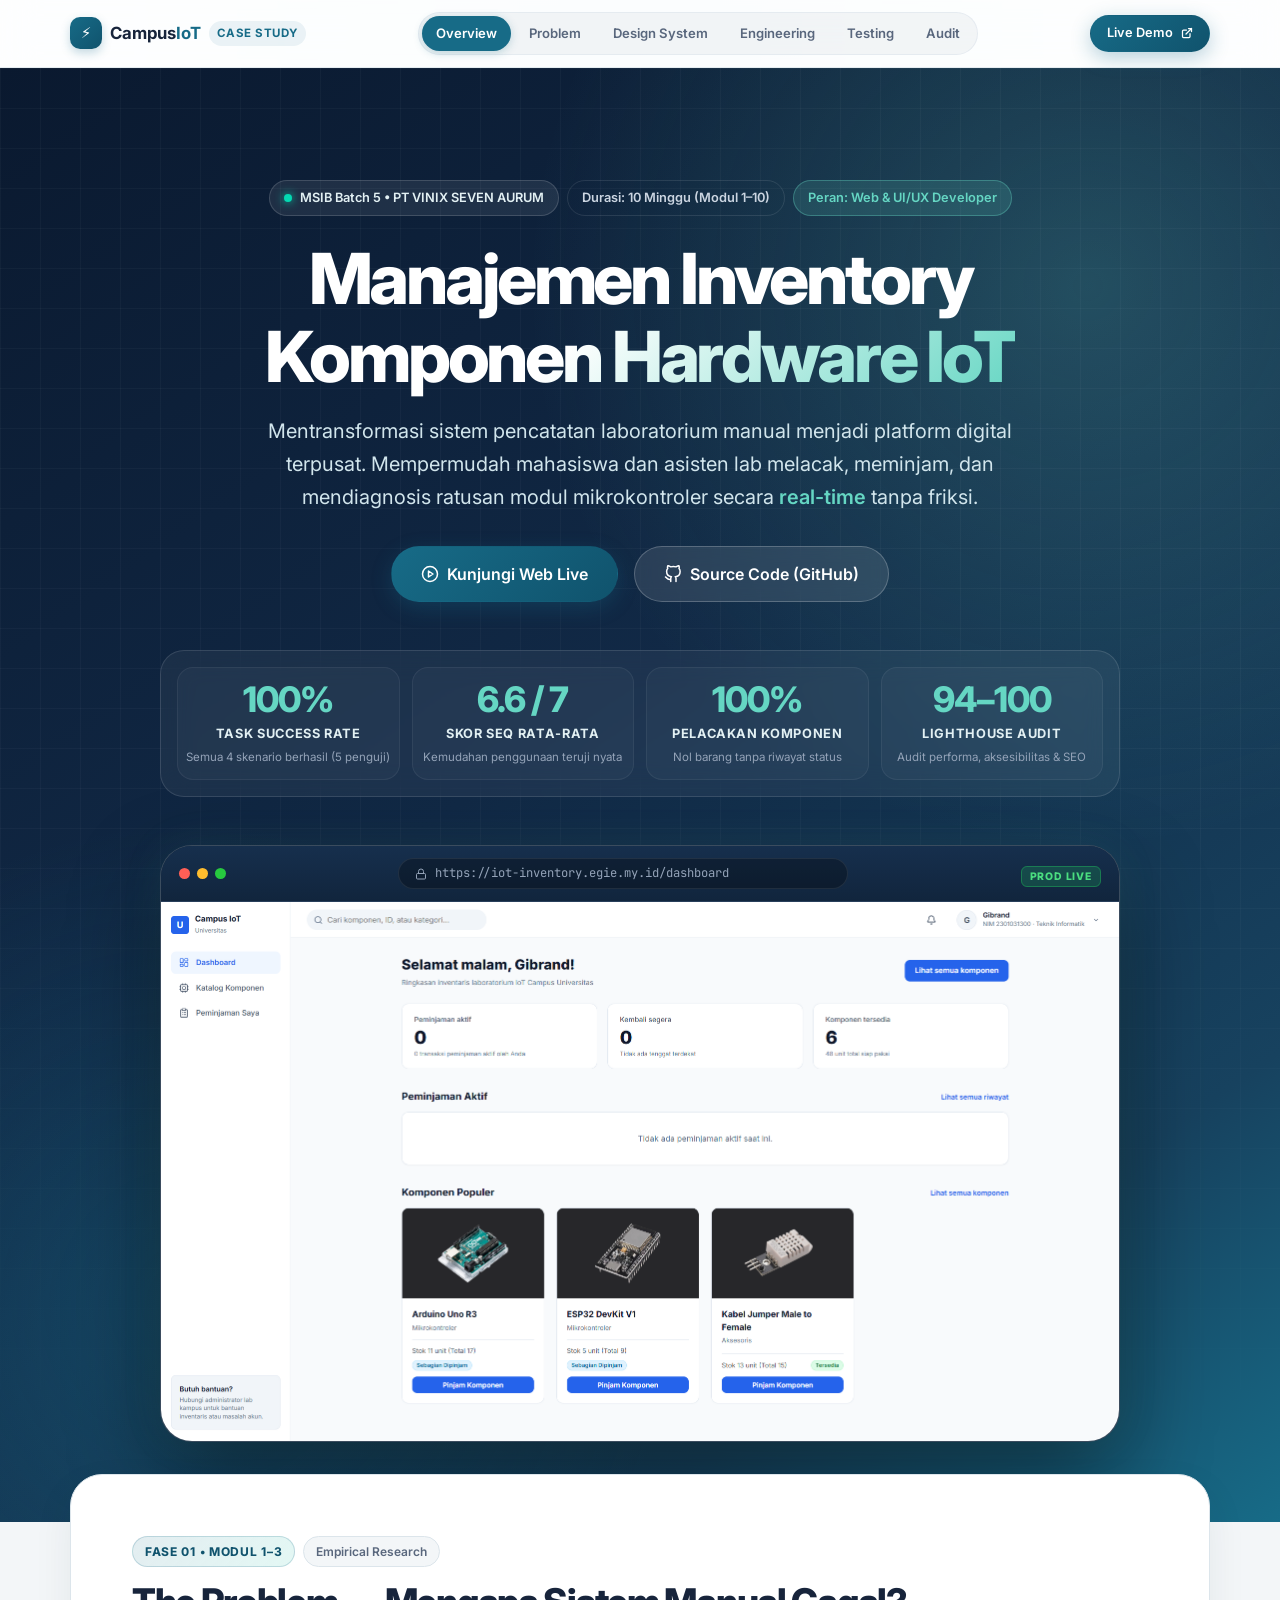
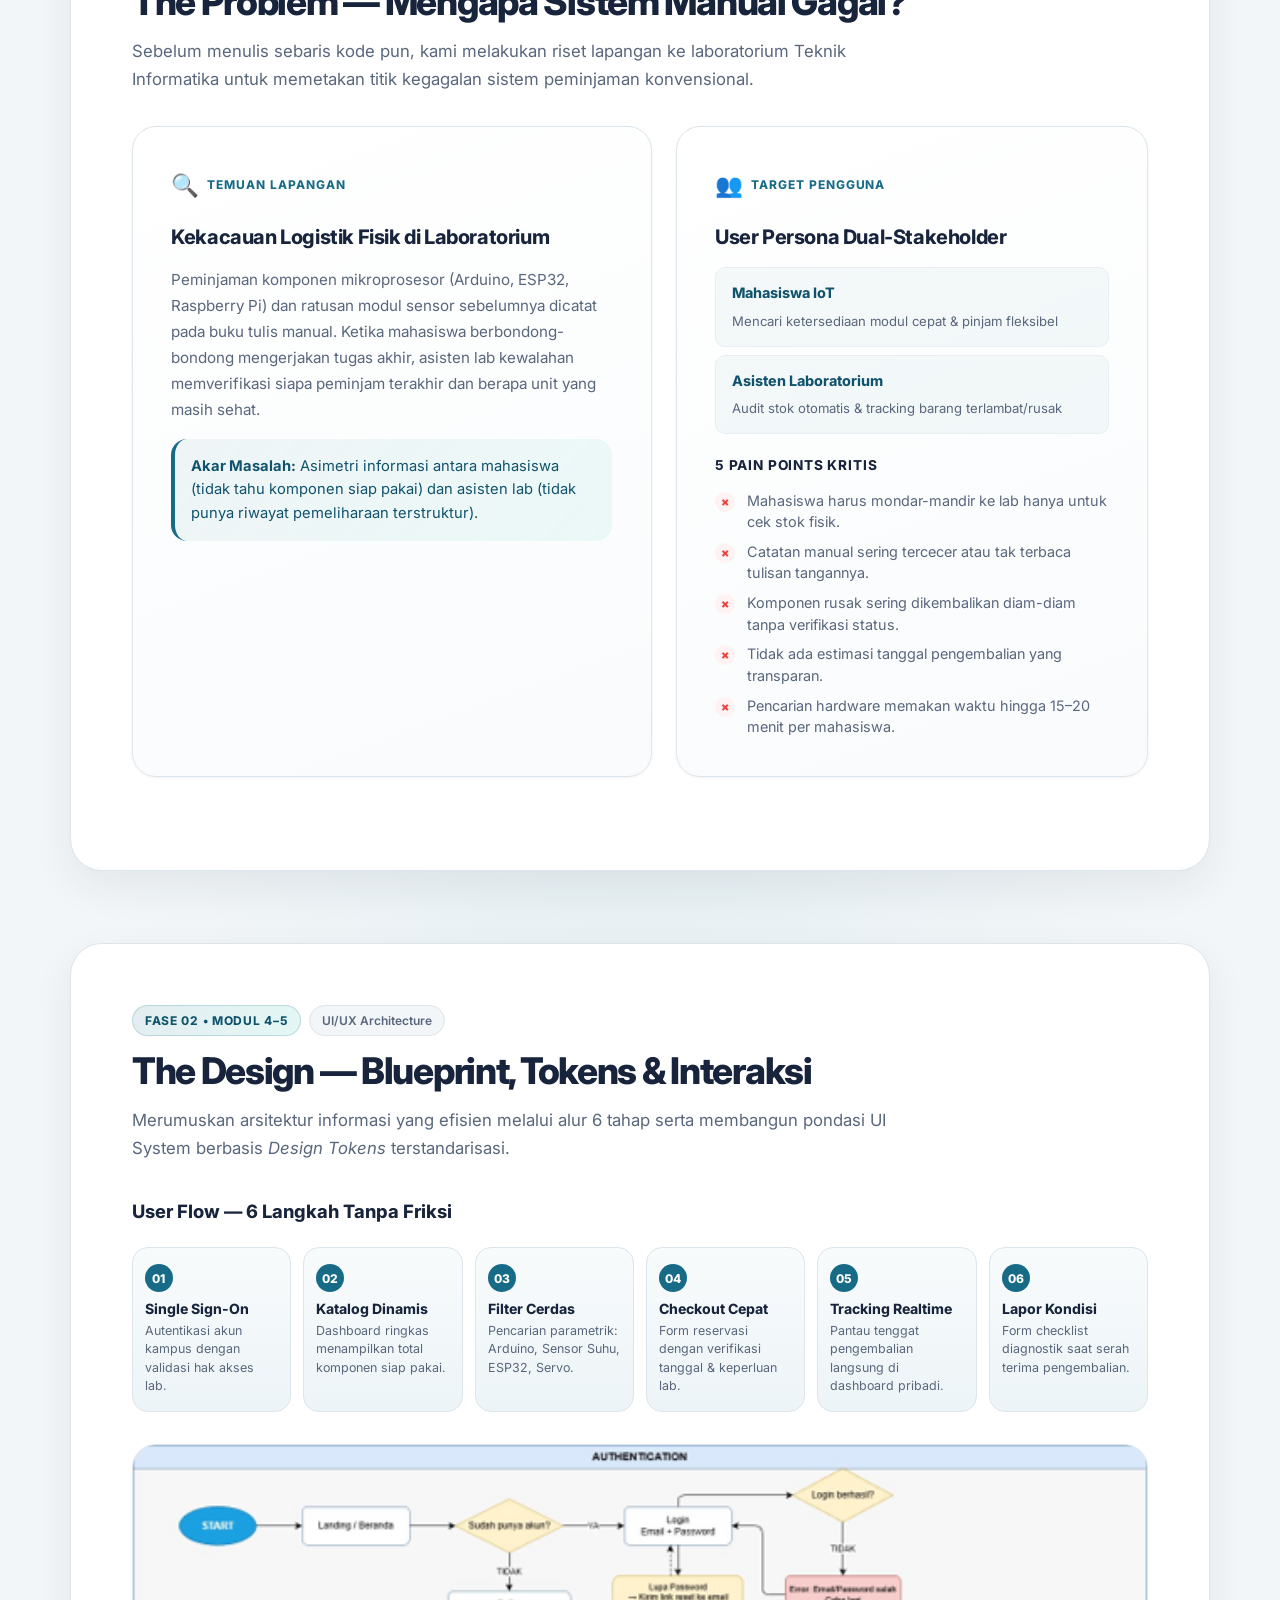
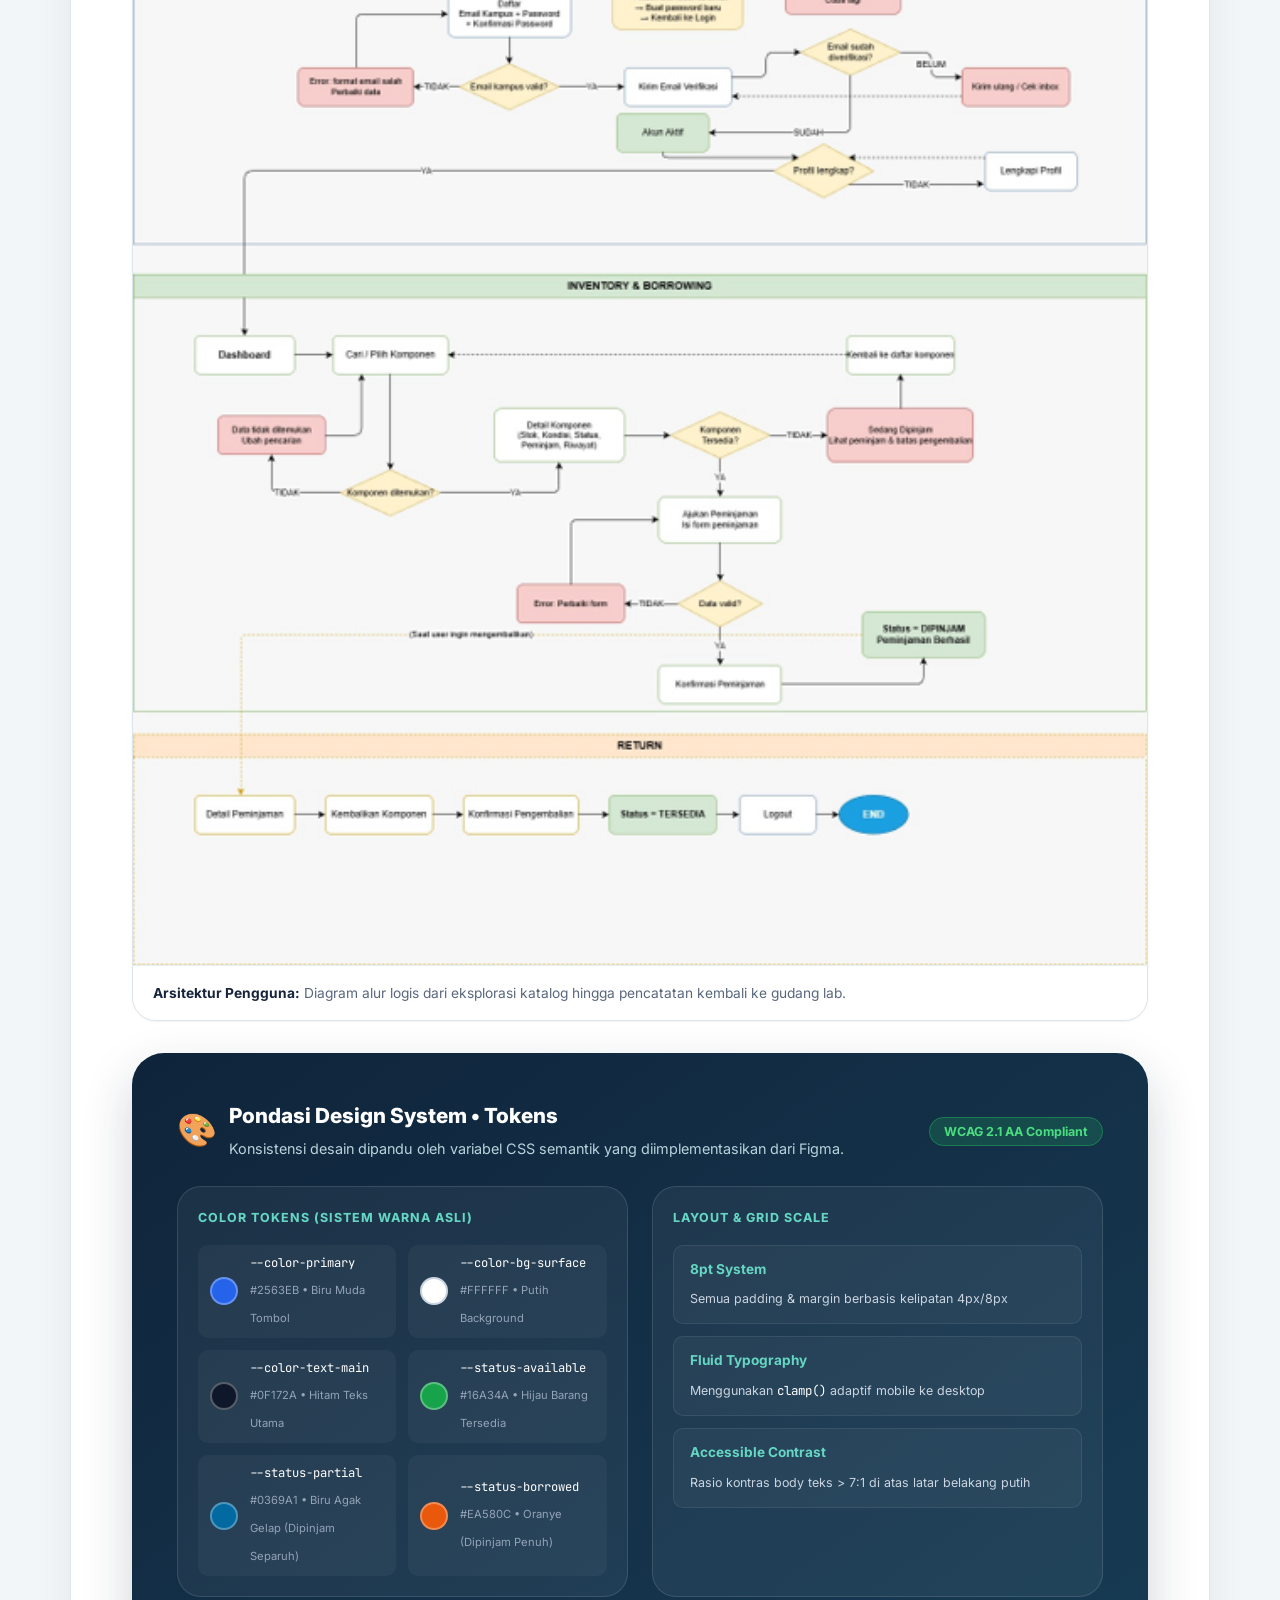
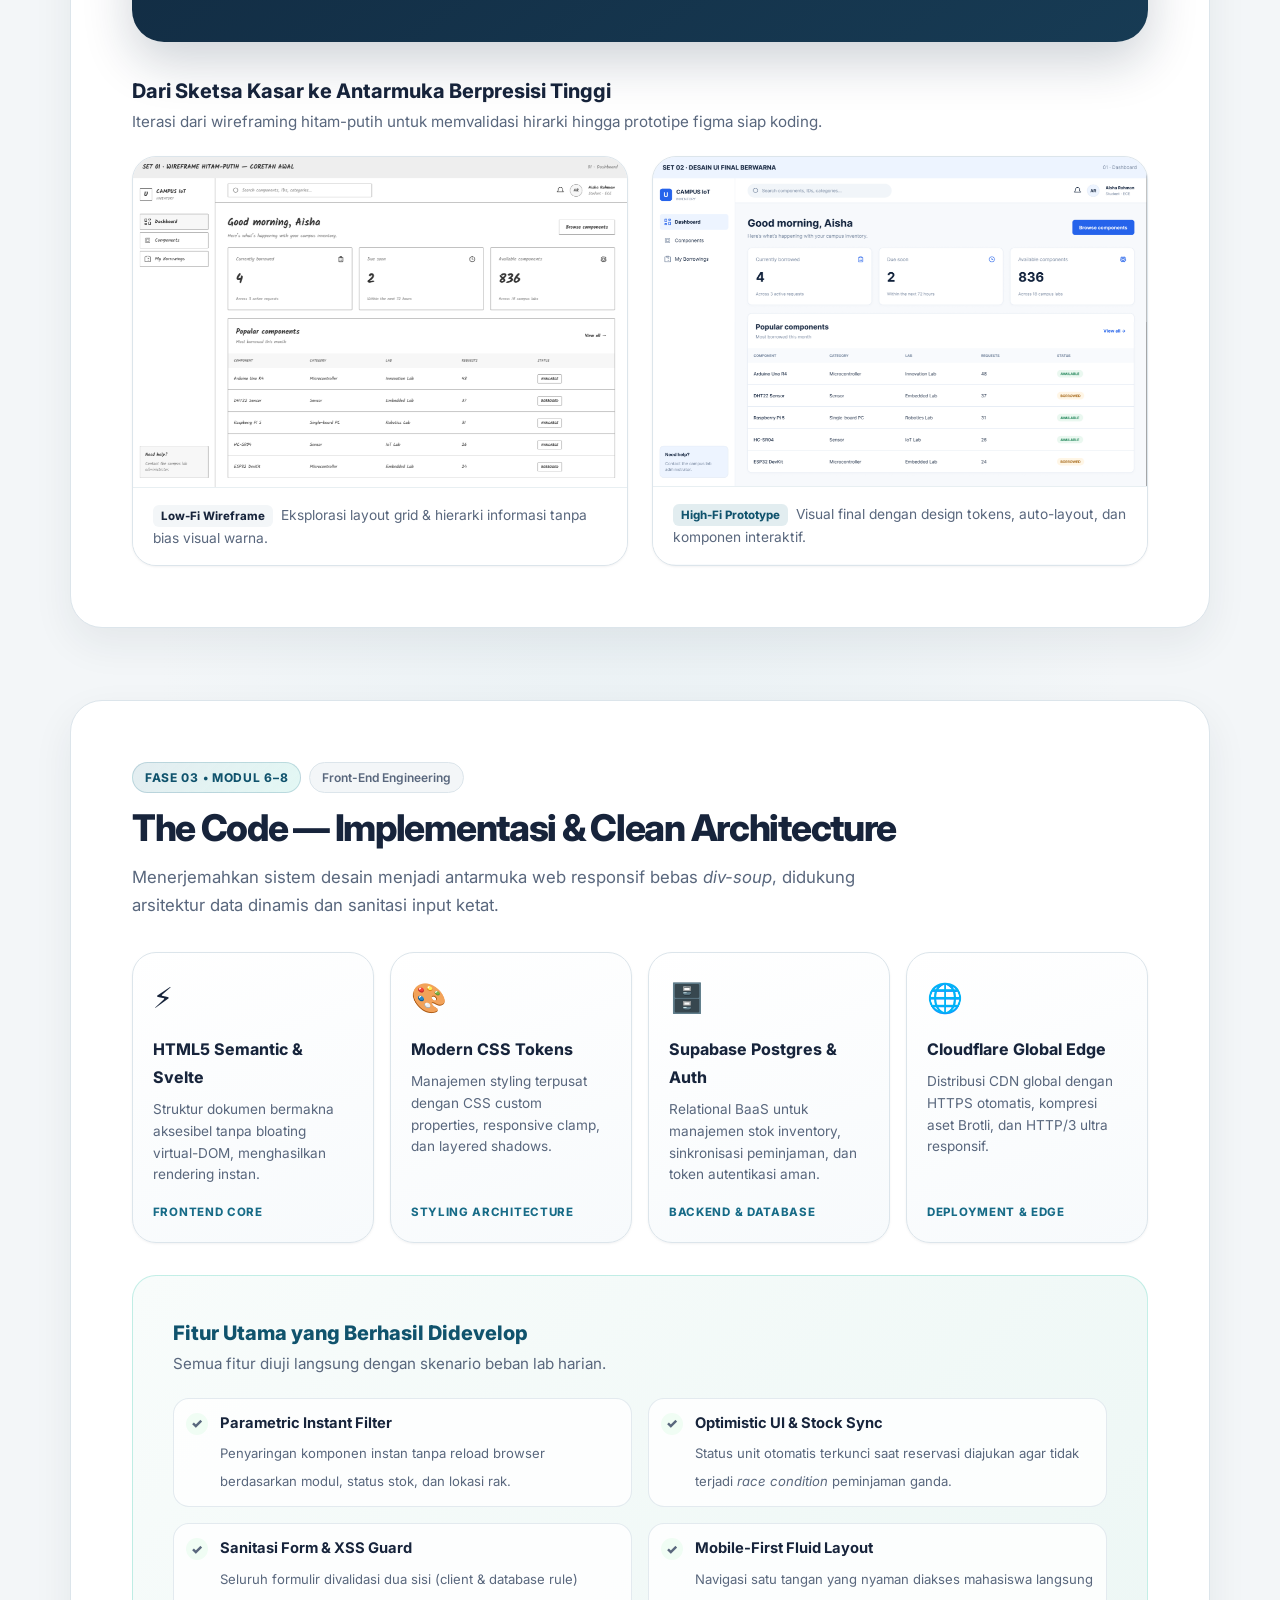
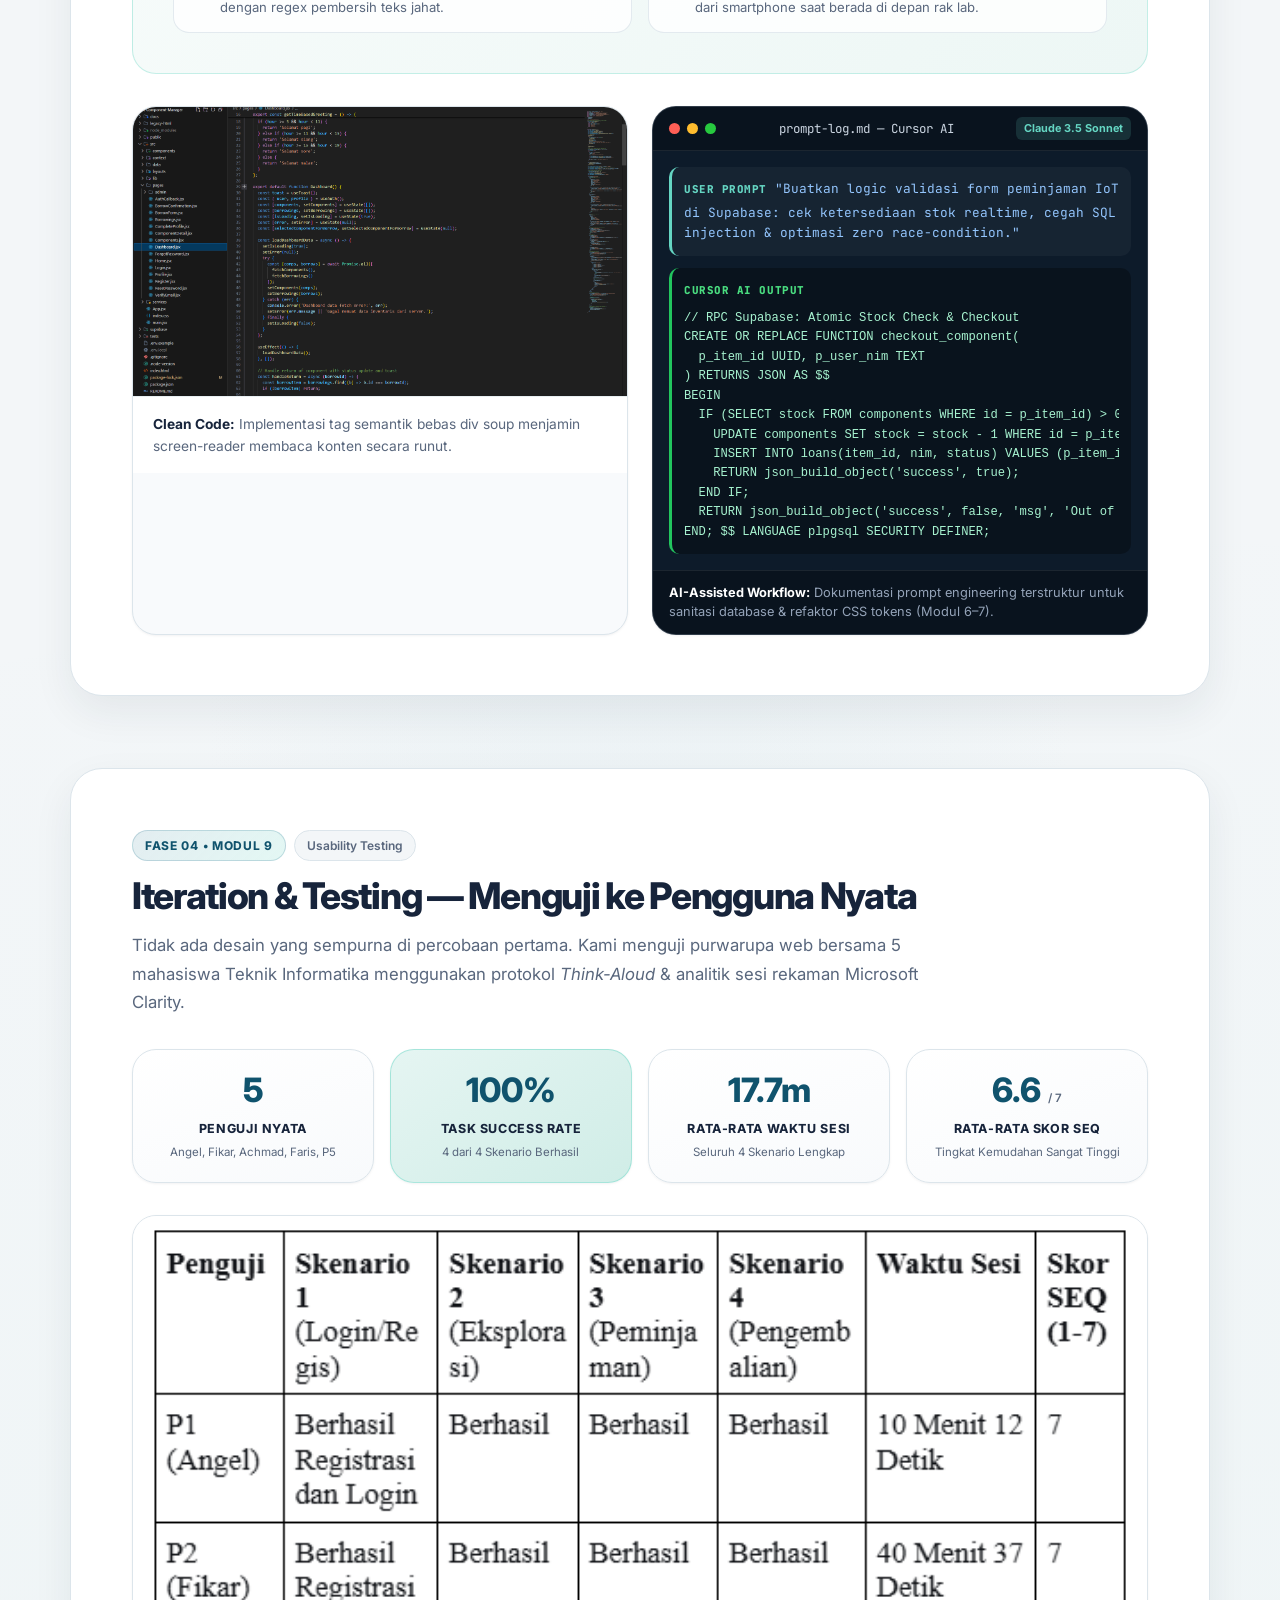
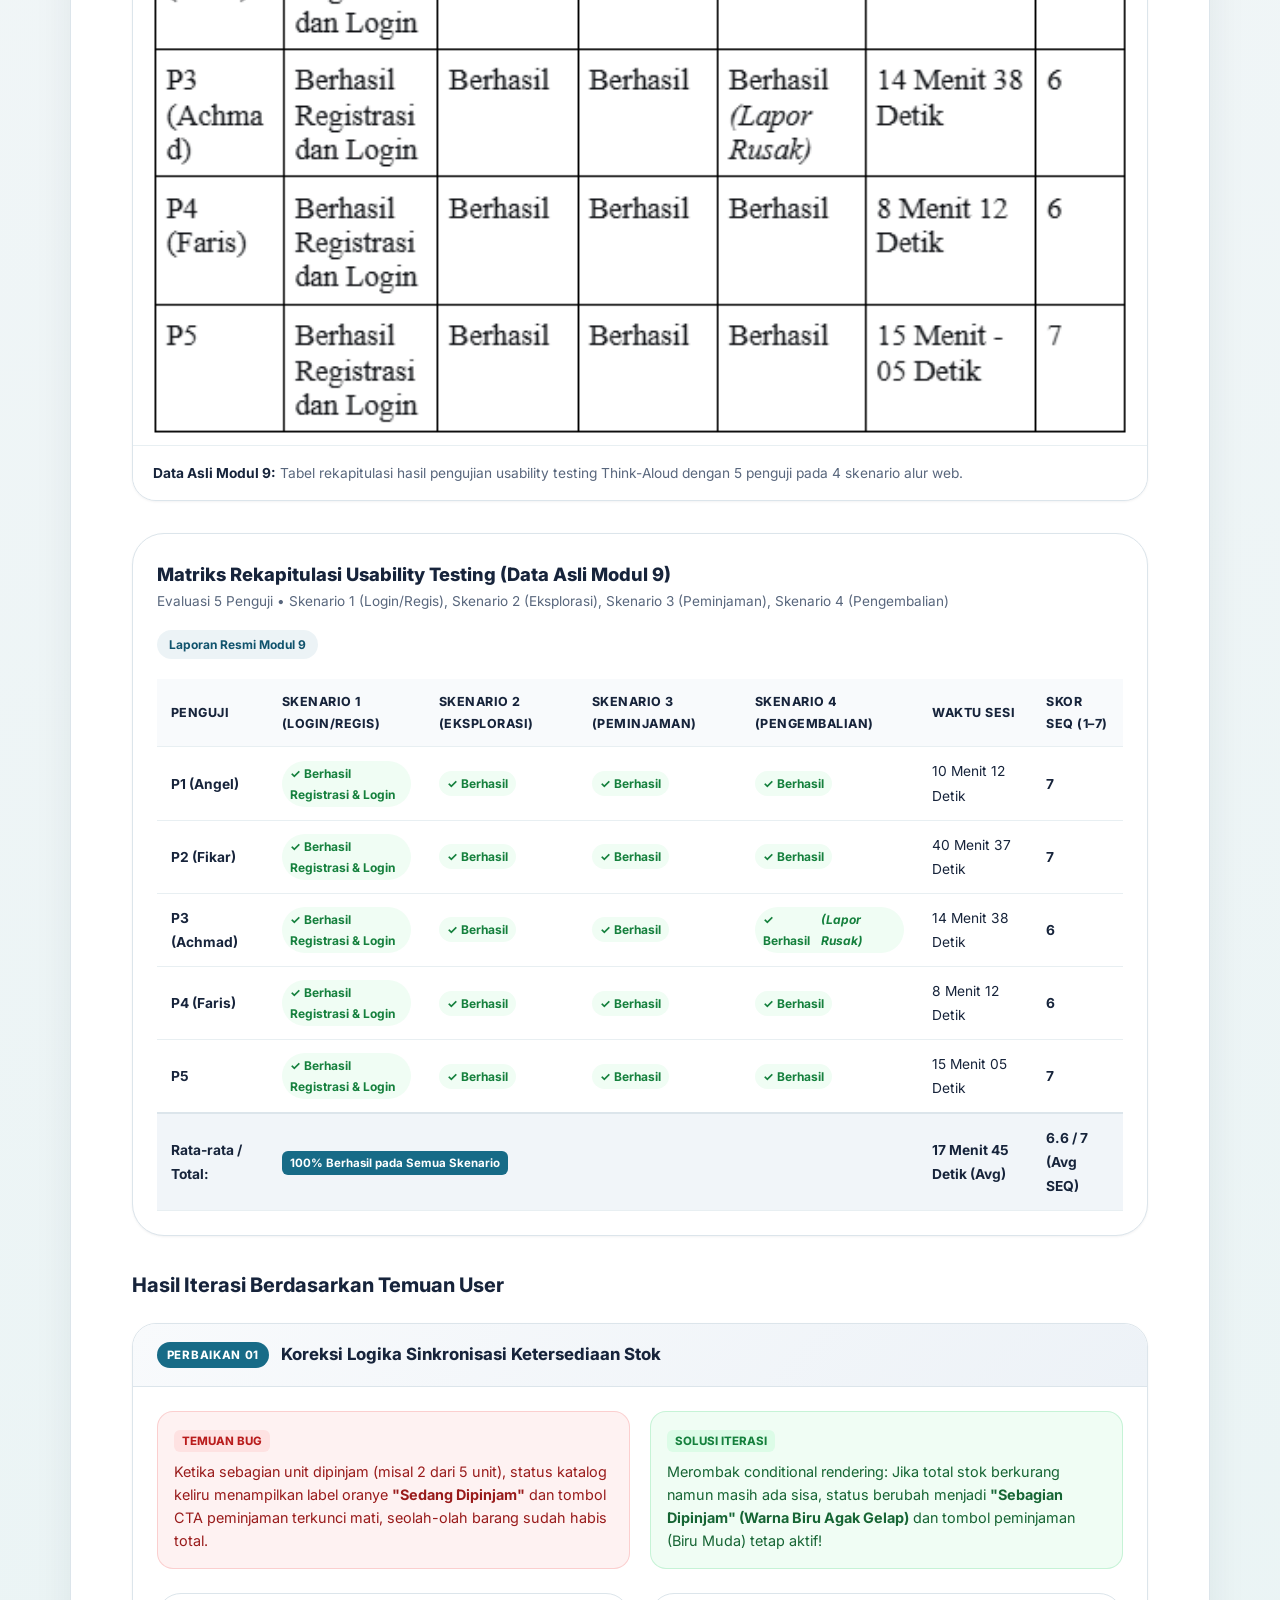
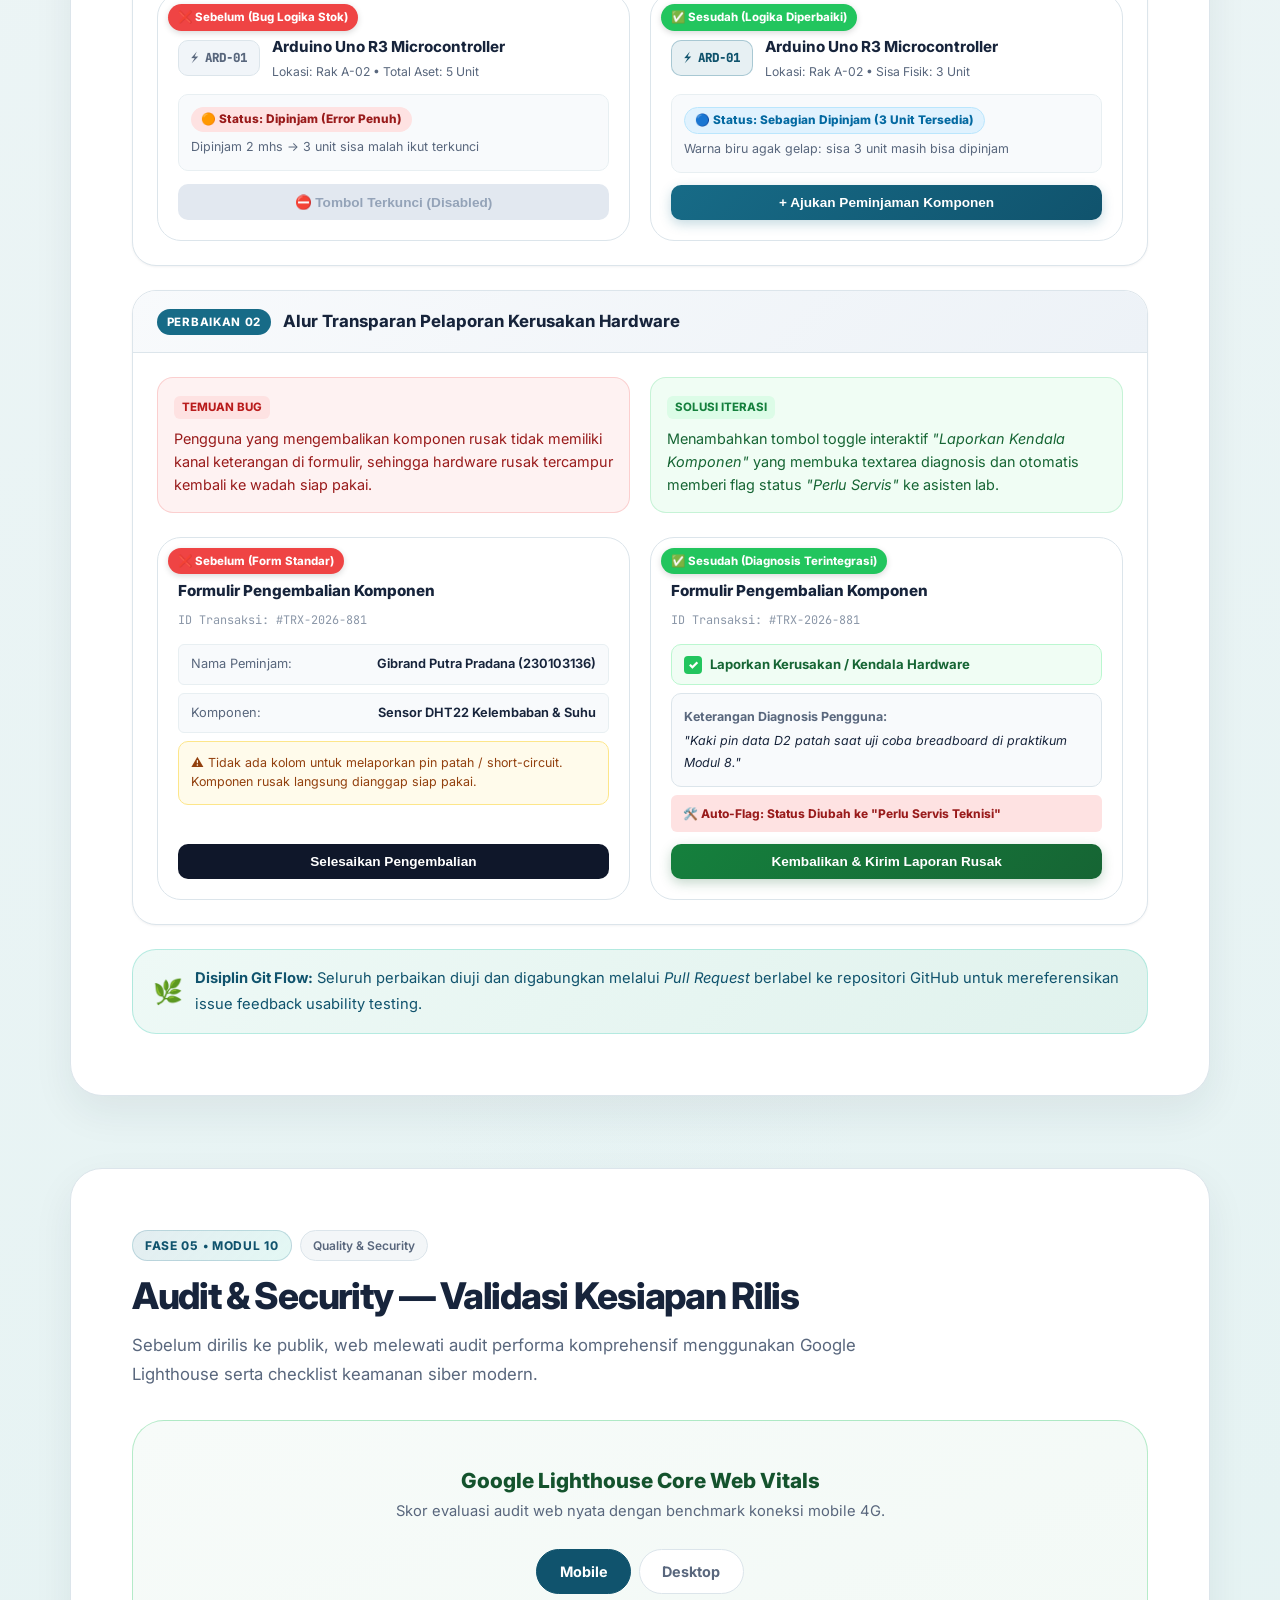
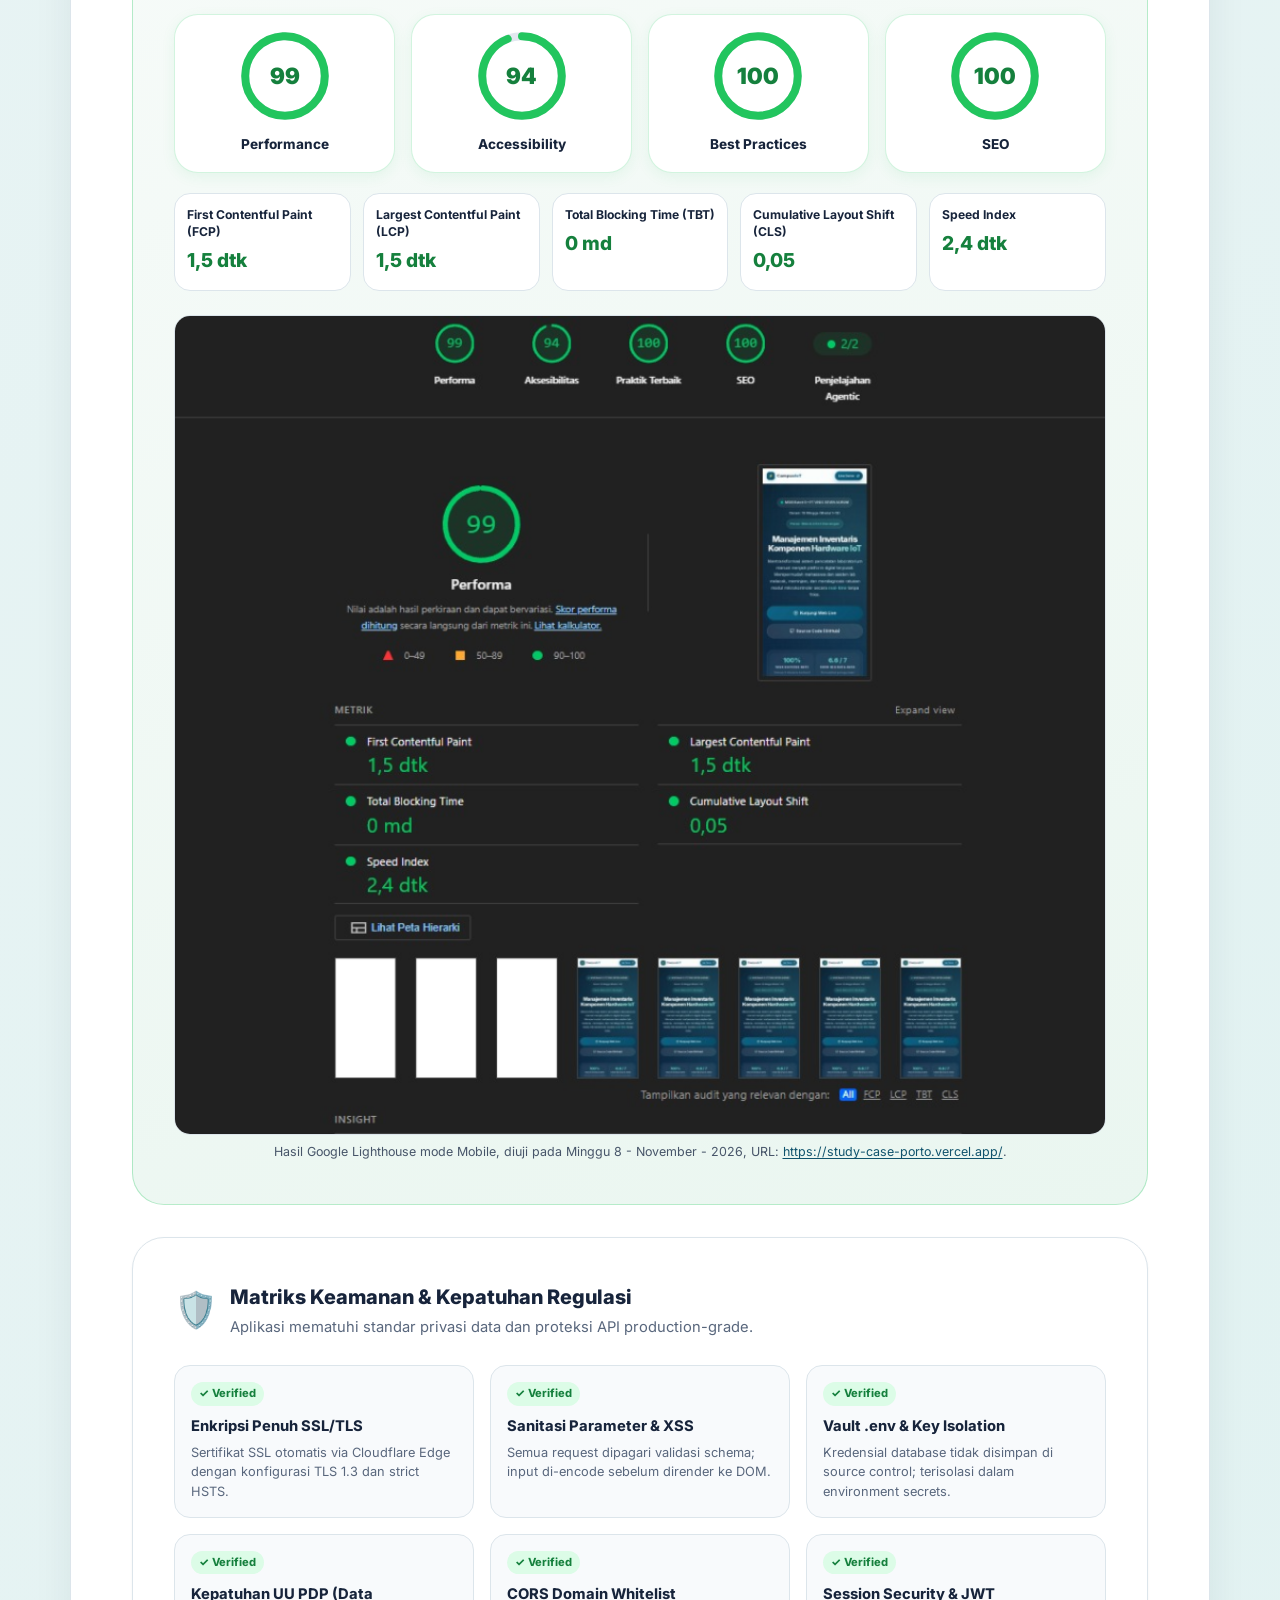
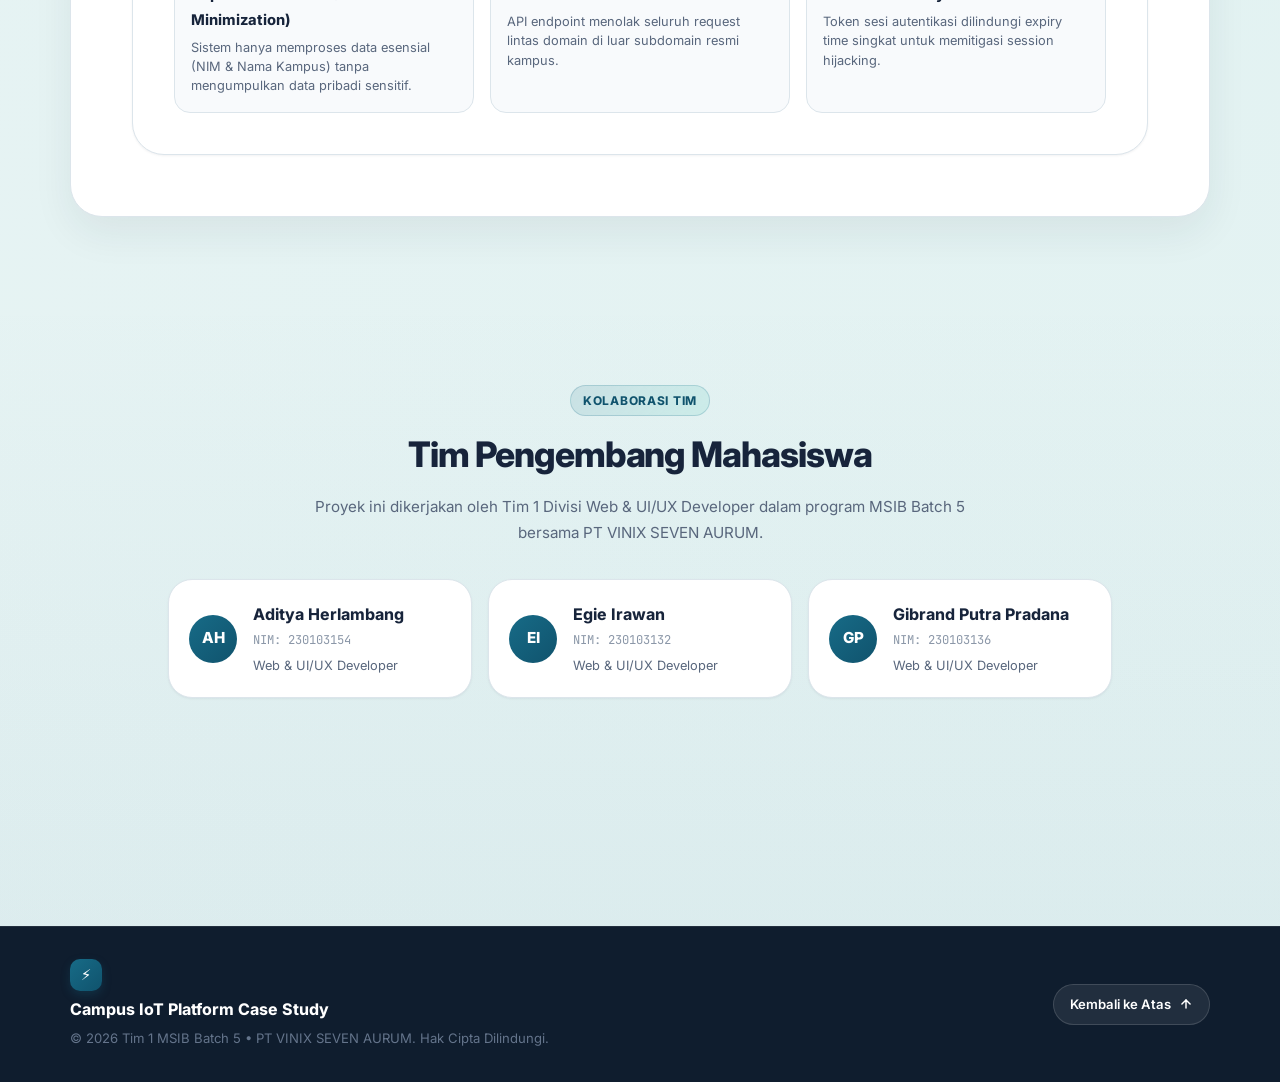
<file: index.html>
<!DOCTYPE html>
<html lang="id">

<head>
    <meta charset="UTF-8">
    <meta name="viewport" content="width=device-width, initial-scale=1.0">
    <meta name="description" content="Case study portfolio platform manajemen inventory komponen IoT kampus. Merancang sistem pelacakan hardware real-time dengan UI/UX modern dan performa tinggi.">
    <title>Campus IoT &mdash; Case Study Portfolio | Gibrand Putra Pradana</title>
    <link rel="icon" type="image/svg+xml" href="assets/favicon.svg">
    
    <!-- Google Fonts: Inter -->
    <link rel="preconnect" href="https://fonts.googleapis.com">
    <link rel="preconnect" href="https://fonts.gstatic.com" crossorigin>
    <link href="https://fonts.googleapis.com/css2?family=Inter:wght@400;500;600;700;800&family=JetBrains+Mono:wght@500;700&display=swap" rel="stylesheet">
    
    <link rel="stylesheet" href="style.css">
</head>

<body>

    <!-- READING PROGRESS BAR -->
    <div id="reading-progress" class="reading-progress" aria-hidden="true"></div>

    <!-- TOP FLOATING HEADER / NAV -->
    <header class="site-header">
        <div class="header-inner">
            <a href="#" class="brand-link" aria-label="Beranda Case Study">
                <span class="brand-logo">⚡</span>
                <span class="brand-name">Campus<strong>IoT</strong></span>
                <span class="brand-badge">Case Study</span>
            </a>

            <nav class="nav-links" aria-label="Navigasi Utama">
                <a href="#overview" class="nav-item">Overview</a>
                <a href="#fase-1" class="nav-item">Problem</a>
                <a href="#fase-2" class="nav-item">Design System</a>
                <a href="#fase-3" class="nav-item">Engineering</a>
                <a href="#fase-4" class="nav-item">Testing</a>
                <a href="#fase-5" class="nav-item">Audit</a>
            </nav>

            <div class="header-actions">
                <a href="https://iot-inventory.egie.my.id/" target="_blank" rel="noopener noreferrer" class="btn btn-sm btn-primary">
                    <span>Live Demo</span>
                    <svg width="12" height="12" viewBox="0 0 24 24" fill="none" stroke="currentColor" stroke-width="2.5" stroke-linecap="round" stroke-linejoin="round" aria-hidden="true"><path d="M18 13v6a2 2 0 0 1-2 2H5a2 2 0 0 1-2-2V8a2 2 0 0 1 2-2h6"></path><polyline points="15 3 21 3 21 9"></polyline><line x1="10" y1="14" x2="21" y2="3"></line></svg>
                </a>
            </div>
        </div>
    </header>

    <!-- HERO SECTION -->
    <section id="overview" class="hero-section">
        <div class="hero-pattern" aria-hidden="true"></div>
        <div class="container hero-container">
            
            <!-- Meta Tag Strip -->
            <div class="hero-meta-strip">
                <span class="meta-pill">
                    <span class="pill-dot"></span> MSIB Batch 5 &bull; PT VINIX SEVEN AURUM
                </span>
                <span class="meta-pill meta-pill--ghost">
                    Durasi: 10 Minggu (Modul 1–10)
                </span>
                <span class="meta-pill meta-pill--accent">
                    Peran: Web &amp; UI/UX Developer
                </span>
            </div>

            <!-- Main Hero Typography -->
            <h1 class="hero-title">
                Manajemen Inventory<br>
                <span class="gradient-text">Komponen Hardware IoT</span>
            </h1>

            <p class="hero-description">
                Mentransformasi sistem pencatatan laboratorium manual menjadi platform digital terpusat. Mempermudah mahasiswa dan asisten lab melacak, meminjam, dan mendiagnosis ratusan modul mikrokontroler secara <em>real-time</em> tanpa friksi.
            </p>

            <!-- Hero Action Buttons -->
            <div class="hero-actions">
                <a href="https://iot-inventory.egie.my.id/" target="_blank" rel="noopener noreferrer" class="btn btn-primary btn-lg">
                    <svg width="18" height="18" viewBox="0 0 24 24" fill="none" stroke="currentColor" stroke-width="2" stroke-linecap="round" stroke-linejoin="round" aria-hidden="true"><circle cx="12" cy="12" r="10"></circle><polygon points="10 8 16 12 10 16 10 8"></polygon></svg>
                    <span>Kunjungi Web Live</span>
                </a>
                <a href="https://github.com/egieirwn/Iot-Component-Manager" target="_blank" rel="noopener noreferrer" class="btn btn-secondary btn-lg">
                    <svg width="18" height="18" viewBox="0 0 24 24" fill="none" stroke="currentColor" stroke-width="2" stroke-linecap="round" stroke-linejoin="round" aria-hidden="true"><path d="M9 19c-5 1.5-5-2.5-7-3m14 6v-3.87a3.37 3.37 0 0 0-.94-2.61c3.14-.35 6.44-1.54 6.44-7A5.44 5.44 0 0 0 20 4.77 5.07 5.07 0 0 0 19.91 1S18.73.65 16 2.48a13.38 13.38 0 0 0-7 0C6.27.65 5.09 1 5.09 1A5.07 5.07 0 0 0 5 4.77a5.44 5.44 0 0 0-1.5 3.78c0 5.42 3.3 6.61 6.44 7A3.37 3.37 0 0 0 9 18.13V22"></path></svg>
                    <span>Source Code (GitHub)</span>
                </a>
            </div>

            <!-- KEY IMPACT METRICS STRIP -->
            <div class="impact-metrics-bar">
                <div class="metric-item">
                    <span class="metric-number">100%</span>
                    <span class="metric-label">Task Success Rate</span>
                    <span class="metric-delta">Semua 4 skenario berhasil (5 penguji)</span>
                </div>
                <div class="metric-item">
                    <span class="metric-number">6.6 / 7</span>
                    <span class="metric-label">Skor SEQ Rata-rata</span>
                    <span class="metric-delta">Kemudahan penggunaan teruji nyata</span>
                </div>
                <div class="metric-item">
                    <span class="metric-number">100%</span>
                    <span class="metric-label">Pelacakan Komponen</span>
                    <span class="metric-delta">Nol barang tanpa riwayat status</span>
                </div>
                <div class="metric-item">
                    <span class="metric-number">94–100</span>
                    <span class="metric-label">Lighthouse Audit</span>
                    <span class="metric-delta">Audit performa, aksesibilitas &amp; SEO</span>
                </div>
            </div>

            <!-- BROWSER MOCKUP SHOWCASE -->
            <div class="browser-frame">
                <div class="browser-header">
                    <div class="browser-dots" aria-hidden="true">
                        <span class="dot dot--red"></span>
                        <span class="dot dot--yellow"></span>
                        <span class="dot dot--green"></span>
                    </div>
                    <div class="browser-address-bar">
                        <svg width="12" height="12" viewBox="0 0 24 24" fill="none" stroke="currentColor" stroke-width="2" aria-hidden="true"><rect x="3" y="11" width="18" height="11" rx="2" ry="2"></rect><path d="M7 11V7a5 5 0 0 1 10 0v4"></path></svg>
                        <span>https://iot-inventory.egie.my.id/dashboard</span>
                    </div>
                    <div class="browser-status">
                        <span class="status-live">PROD LIVE</span>
                    </div>
                </div>
                <div class="browser-content">
                    <img src="assets/Dashboard.png" alt="Mockup Dashboard Platform Campus IoT" loading="eager">
                </div>
            </div>

        </div>
    </section>

    <!-- MAIN CONTENT -->
    <main class="container">

        <!-- ============================================================
             FASE 01: THE PROBLEM & VALIDATION
             ============================================================ -->
        <section id="fase-1" class="case-section">
            <header class="section-heading">
                <div class="section-badge-wrapper">
                    <span class="phase-badge">Fase 01 &bull; Modul 1–3</span>
                    <span class="section-tag">Empirical Research</span>
                </div>
                <h2>The Problem — Mengapa Sistem Manual Gagal?</h2>
                <p class="section-subtext">
                    Sebelum menulis sebaris kode pun, kami melakukan riset lapangan ke laboratorium Teknik Informatika untuk memetakan titik kegagalan sistem peminjaman konvensional.
                </p>
            </header>

            <div class="bento-grid bento-grid--problem">
                <!-- Card 1: Narrative Insight -->
                <article class="bento-card bento-card--lead">
                    <div class="card-icon-header">
                        <span class="icon-bubble">🔍</span>
                        <span class="card-kicker">Temuan Lapangan</span>
                    </div>
                    <h3>Kekacauan Logistik Fisik di Laboratorium</h3>
                    <p>
                        Peminjaman komponen mikroprosesor (Arduino, ESP32, Raspberry Pi) dan ratusan modul sensor sebelumnya dicatat pada buku tulis manual. Ketika mahasiswa berbondong-bondong mengerjakan tugas akhir, asisten lab kewalahan memverifikasi siapa peminjam terakhir dan berapa unit yang masih sehat.
                    </p>
                    <div class="insight-highlight">
                        <strong>Akar Masalah:</strong> Asimetri informasi antara mahasiswa (tidak tahu komponen siap pakai) dan asisten lab (tidak punya riwayat pemeliharaan terstruktur).
                    </div>
                </article>

                <!-- Card 2: Persona Breakdown -->
                <article class="bento-card bento-card--persona">
                    <div class="card-icon-header">
                        <span class="icon-bubble">👥</span>
                        <span class="card-kicker">Target Pengguna</span>
                    </div>
                    <h3>User Persona Dual-Stakeholder</h3>
                    <div class="persona-pills">
                        <div class="persona-pill">
                            <span class="persona-role">Mahasiswa IoT</span>
                            <small>Mencari ketersediaan modul cepat &amp; pinjam fleksibel</small>
                        </div>
                        <div class="persona-pill">
                            <span class="persona-role">Asisten Laboratorium</span>
                            <small>Audit stok otomatis &amp; tracking barang terlambat/rusak</small>
                        </div>
                    </div>

                    <h4 class="mini-title">5 Pain Points Kritis</h4>
                    <ul class="pain-point-list">
                        <li>
                            <span class="pain-icon">&times;</span>
                            <span>Mahasiswa harus mondar-mandir ke lab hanya untuk cek stok fisik.</span>
                        </li>
                        <li>
                            <span class="pain-icon">&times;</span>
                            <span>Catatan manual sering tercecer atau tak terbaca tulisan tangannya.</span>
                        </li>
                        <li>
                            <span class="pain-icon">&times;</span>
                            <span>Komponen rusak sering dikembalikan diam-diam tanpa verifikasi status.</span>
                        </li>
                        <li>
                            <span class="pain-icon">&times;</span>
                            <span>Tidak ada estimasi tanggal pengembalian yang transparan.</span>
                        </li>
                        <li>
                            <span class="pain-icon">&times;</span>
                            <span>Pencarian hardware memakan waktu hingga 15–20 menit per mahasiswa.</span>
                        </li>
                    </ul>
                </article>
            </div>



            <!-- Deliverables Note (Disediakan via Live UI Component) -->
        </section>

        <!-- ============================================================
             FASE 02: THE DESIGN & BLUEPRINT
             ============================================================ -->
        <section id="fase-2" class="case-section">
            <header class="section-heading">
                <div class="section-badge-wrapper">
                    <span class="phase-badge">Fase 02 &bull; Modul 4–5</span>
                    <span class="section-tag">UI/UX Architecture</span>
                </div>
                <h2>The Design — Blueprint, Tokens &amp; Interaksi</h2>
                <p class="section-subtext">
                    Merumuskan arsitektur informasi yang efisien melalui alur 6 tahap serta membangun pondasi UI System berbasis <em>Design Tokens</em> terstandarisasi.
                </p>
            </header>

            <!-- Interactive Stepper Flow -->
            <div class="flow-container">
                <h3 class="flow-title">User Flow — 6 Langkah Tanpa Friksi</h3>
                <div class="stepper-grid">
                    <div class="stepper-step">
                        <span class="step-badge">01</span>
                        <h4>Single Sign-On</h4>
                        <p>Autentikasi akun kampus dengan validasi hak akses lab.</p>
                    </div>
                    <div class="stepper-step">
                        <span class="step-badge">02</span>
                        <h4>Katalog Dinamis</h4>
                        <p>Dashboard ringkas menampilkan total komponen siap pakai.</p>
                    </div>
                    <div class="stepper-step">
                        <span class="step-badge">03</span>
                        <h4>Filter Cerdas</h4>
                        <p>Pencarian parametrik: Arduino, Sensor Suhu, ESP32, Servo.</p>
                    </div>
                    <div class="stepper-step">
                        <span class="step-badge">04</span>
                        <h4>Checkout Cepat</h4>
                        <p>Form reservasi dengan verifikasi tanggal &amp; keperluan lab.</p>
                    </div>
                    <div class="stepper-step">
                        <span class="step-badge">05</span>
                        <h4>Tracking Realtime</h4>
                        <p>Pantau tenggat pengembalian langsung di dashboard pribadi.</p>
                    </div>
                    <div class="stepper-step">
                        <span class="step-badge">06</span>
                        <h4>Lapor Kondisi</h4>
                        <p>Form checklist diagnostik saat serah terima pengembalian.</p>
                    </div>
                </div>
            </div>

            <!-- Flow Diagram Visual -->
            <figure class="deliverable-card deliverable-card--full">
                <div class="media-wrapper">
                    <img src="assets/userflow.png" alt="Diagram user flow alur peminjaman komponen" loading="lazy">
                </div>
                <figcaption>
                    <strong>Arsitektur Pengguna:</strong> Diagram alur logis dari eksplorasi katalog hingga pencatatan kembali ke gudang lab.
                </figcaption>
            </figure>

            <!-- DESIGN SYSTEM TOKEN INSPECTOR WIDGET -->
            <div class="design-system-widget">
                <div class="ds-header">
                    <div class="ds-title-group">
                        <span class="ds-icon">🎨</span>
                        <div>
                            <h3>Pondasi Design System &bull; Tokens</h3>
                            <p>Konsistensi desain dipandu oleh variabel CSS semantik yang diimplementasikan dari Figma.</p>
                        </div>
                    </div>
                    <div class="ds-compliance-badge">
                        <span>WCAG 2.1 AA Compliant</span>
                    </div>
                </div>

                <div class="tokens-demo-grid">
                    <!-- Color Swatches -->
                    <!-- Color Swatches (Warna Asli Web IoT) -->
                    <div class="token-box">
                        <span class="token-box-label">Color Tokens (Sistem Warna Asli)</span>
                        <div class="swatches-list">
                            <div class="swatch-item">
                                <span class="swatch-circle swatch--btn-blue"></span>
                                <div>
                                    <code>--color-primary</code>
                                    <small>#2563EB &bull; Biru Muda Tombol</small>
                                </div>
                            </div>
                            <div class="swatch-item">
                                <span class="swatch-circle swatch--surface-white"></span>
                                <div>
                                    <code>--color-bg-surface</code>
                                    <small>#FFFFFF &bull; Putih Background</small>
                                </div>
                            </div>
                            <div class="swatch-item">
                                <span class="swatch-circle swatch--text-black"></span>
                                <div>
                                    <code>--color-text-main</code>
                                    <small>#0F172A &bull; Hitam Teks Utama</small>
                                </div>
                            </div>
                            <div class="swatch-item">
                                <span class="swatch-circle swatch--status-green"></span>
                                <div>
                                    <code>--status-available</code>
                                    <small>#16A34A &bull; Hijau Barang Tersedia</small>
                                </div>
                            </div>
                            <div class="swatch-item">
                                <span class="swatch-circle swatch--status-partial"></span>
                                <div>
                                    <code>--status-partial</code>
                                    <small>#0369A1 &bull; Biru Agak Gelap (Dipinjam Separuh)</small>
                                </div>
                            </div>
                            <div class="swatch-item">
                                <span class="swatch-circle swatch--status-borrowed"></span>
                                <div>
                                    <code>--status-borrowed</code>
                                    <small>#EA580C &bull; Oranye (Dipinjam Penuh)</small>
                                </div>
                            </div>
                        </div>
                    </div>

                    <!-- Spacing & Typography -->
                    <div class="token-box">
                        <span class="token-box-label">Layout &amp; Grid Scale</span>
                        <div class="grid-rules-list">
                            <div class="rule-badge">
                                <strong>8pt System</strong>
                                <span>Semua padding &amp; margin berbasis kelipatan 4px/8px</span>
                            </div>
                            <div class="rule-badge">
                                <strong>Fluid Typography</strong>
                                <span>Menggunakan <code>clamp()</code> adaptif mobile ke desktop</span>
                            </div>
                            <div class="rule-badge">
                                <strong>Accessible Contrast</strong>
                                <span>Rasio kontras body teks &gt; 7:1 di atas latar belakang putih</span>
                            </div>
                        </div>
                    </div>
                </div>
            </div>

            <!-- Wireframe vs Hi-Fi Dual Comparison -->
            <div class="dual-showcase">
                <div class="dual-header">
                    <h3>Dari Sketsa Kasar ke Antarmuka Berpresisi Tinggi</h3>
                    <p>Iterasi dari wireframing hitam-putih untuk memvalidasi hirarki hingga prototipe figma siap koding.</p>
                </div>
                <div class="dual-grid">
                    <figure class="deliverable-card">
                        <div class="media-wrapper">
                            <img src="assets/wireframe hitam-putih.png" alt="Wireframe low fidelity campus iot" loading="lazy">
                        </div>
                        <figcaption>
                            <span class="tag-badge">Low-Fi Wireframe</span> Eksplorasi layout grid &amp; hierarki informasi tanpa bias visual warna.
                        </figcaption>
                    </figure>
                    <figure class="deliverable-card">
                        <div class="media-wrapper">
                            <img src="assets/UI final berwarna.png" alt="High fidelity prototype figma campus iot" loading="lazy">
                        </div>
                        <figcaption>
                            <span class="tag-badge tag-badge--accent">High-Fi Prototype</span> Visual final dengan design tokens, auto-layout, dan komponen interaktif.
                        </figcaption>
                    </figure>
                </div>
            </div>
        </section>

        <!-- ============================================================
             FASE 03: THE CODE & ENGINEERING
             ============================================================ -->
        <section id="fase-3" class="case-section">
            <header class="section-heading">
                <div class="section-badge-wrapper">
                    <span class="phase-badge">Fase 03 &bull; Modul 6–8</span>
                    <span class="section-tag">Front-End Engineering</span>
                </div>
                <h2>The Code — Implementasi &amp; Clean Architecture</h2>
                <p class="section-subtext">
                    Menerjemahkan sistem desain menjadi antarmuka web responsif bebas <em>div-soup</em>, didukung arsitektur data dinamis dan sanitasi input ketat.
                </p>
            </header>

            <!-- Tech Stack Bento Cards -->
            <div class="tech-bento-grid">
                <div class="tech-card">
                    <div class="tech-card-icon">⚡</div>
                    <h4>HTML5 Semantic &amp; Svelte</h4>
                    <p>Struktur dokumen bermakna aksesibel tanpa bloating virtual-DOM, menghasilkan rendering instan.</p>
                    <span class="tech-role">Frontend Core</span>
                </div>

                <div class="tech-card">
                    <div class="tech-card-icon">🎨</div>
                    <h4>Modern CSS Tokens</h4>
                    <p>Manajemen styling terpusat dengan CSS custom properties, responsive clamp, dan layered shadows.</p>
                    <span class="tech-role">Styling Architecture</span>
                </div>

                <div class="tech-card">
                    <div class="tech-card-icon">🗄️</div>
                    <h4>Supabase Postgres &amp; Auth</h4>
                    <p>Relational BaaS untuk manajemen stok inventory, sinkronisasi peminjaman, dan token autentikasi aman.</p>
                    <span class="tech-role">Backend &amp; Database</span>
                </div>

                <div class="tech-card">
                    <div class="tech-card-icon">🌐</div>
                    <h4>Cloudflare Global Edge</h4>
                    <p>Distribusi CDN global dengan HTTPS otomatis, kompresi aset Brotli, dan HTTP/3 ultra responsif.</p>
                    <span class="tech-role">Deployment &amp; Edge</span>
                </div>
            </div>

            <!-- Key Feature Execution Matrix -->
            <div class="features-highlight-box">
                <div class="fh-header">
                    <h3>Fitur Utama yang Berhasil Didevelop</h3>
                    <p>Semua fitur diuji langsung dengan skenario beban lab harian.</p>
                </div>
                <div class="features-list-grid">
                    <div class="feat-item">
                        <span class="feat-check">&check;</span>
                        <div>
                            <strong>Parametric Instant Filter</strong>
                            <span>Penyaringan komponen instan tanpa reload browser berdasarkan modul, status stok, dan lokasi rak.</span>
                        </div>
                    </div>
                    <div class="feat-item">
                        <span class="feat-check">&check;</span>
                        <div>
                            <strong>Optimistic UI &amp; Stock Sync</strong>
                            <span>Status unit otomatis terkunci saat reservasi diajukan agar tidak terjadi <em>race condition</em> peminjaman ganda.</span>
                        </div>
                    </div>
                    <div class="feat-item">
                        <span class="feat-check">&check;</span>
                        <div>
                            <strong>Sanitasi Form &amp; XSS Guard</strong>
                            <span>Seluruh formulir divalidasi dua sisi (client &amp; database rule) dengan regex pembersih teks jahat.</span>
                        </div>
                    </div>
                    <div class="feat-item">
                        <span class="feat-check">&check;</span>
                        <div>
                            <strong>Mobile-First Fluid Layout</strong>
                            <span>Navigasi satu tangan yang nyaman diakses mahasiswa langsung dari smartphone saat berada di depan rak lab.</span>
                        </div>
                    </div>
                </div>
            </div>

            <!-- Code Deliverables Showcase -->
            <div class="deliverables-grid">
                <figure class="deliverable-card">
                    <div class="media-wrapper">
                        <img src="assets/Code Editor.png" alt="Screenshot struktur semantic HTML" loading="lazy">
                    </div>
                    <figcaption>
                        <strong>Clean Code:</strong> Implementasi tag semantik bebas div soup menjamin screen-reader membaca konten secara runut.
                    </figcaption>
                </figure>
                <div class="deliverable-card ai-terminal-card">
                    <div class="terminal-bar">
                        <div class="browser-dots" aria-hidden="true">
                            <span class="dot dot--red"></span>
                            <span class="dot dot--yellow"></span>
                            <span class="dot dot--green"></span>
                        </div>
                        <span class="terminal-filename">prompt-log.md &mdash; Cursor AI</span>
                        <span class="terminal-tag">Claude 3.5 Sonnet</span>
                    </div>
                    <div class="terminal-content">
                        <div class="terminal-line terminal-user">
                            <span class="t-badge t-user">User Prompt</span>
                            <code>"Buatkan logic validasi form peminjaman IoT di Supabase: cek ketersediaan stok realtime, cegah SQL injection &amp; optimasi zero race-condition."</code>
                        </div>
                        <div class="terminal-line terminal-ai">
                            <span class="t-badge t-ai">Cursor AI Output</span>
                            <pre><code>// RPC Supabase: Atomic Stock Check &amp; Checkout
CREATE OR REPLACE FUNCTION checkout_component(
  p_item_id UUID, p_user_nim TEXT
) RETURNS JSON AS $$
BEGIN
  IF (SELECT stock FROM components WHERE id = p_item_id) &gt; 0 THEN
    UPDATE components SET stock = stock - 1 WHERE id = p_item_id;
    INSERT INTO loans(item_id, nim, status) VALUES (p_item_id, p_user_nim, 'active');
    RETURN json_build_object('success', true);
  END IF;
  RETURN json_build_object('success', false, 'msg', 'Out of stock');
END; $$ LANGUAGE plpgsql SECURITY DEFINER;</code></pre>
                        </div>
                    </div>
                    <div class="terminal-footer">
                        <strong>AI-Assisted Workflow:</strong> Dokumentasi prompt engineering terstruktur untuk sanitasi database &amp; refaktor CSS tokens (Modul 6&ndash;7).
                    </div>
                </div>
            </div>
        </section>

        <!-- ============================================================
             FASE 04: ITERATION & TESTING
             ============================================================ -->
        <section id="fase-4" class="case-section">
            <header class="section-heading">
                <div class="section-badge-wrapper">
                    <span class="phase-badge">Fase 04 &bull; Modul 9</span>
                    <span class="section-tag">Usability Testing</span>
                </div>
                <h2>Iteration &amp; Testing — Menguji ke Pengguna Nyata</h2>
                <p class="section-subtext">
                    Tidak ada desain yang sempurna di percobaan pertama. Kami menguji purwarupa web bersama 5 mahasiswa Teknik Informatika menggunakan protokol <em>Think-Aloud</em> &amp; analitik sesi rekaman Microsoft Clarity.
                </p>
            </header>

            <!-- Testing Metrics Summary (Data Asli Modul 9) -->
            <div class="metrics-summary-card">
                <div class="metric-block">
                    <span class="mb-value">5</span>
                    <span class="mb-label">Penguji Nyata</span>
                    <small>Angel, Fikar, Achmad, Faris, P5</small>
                </div>
                <div class="metric-block metric-block--highlight">
                    <span class="mb-value">100%</span>
                    <span class="mb-label">Task Success Rate</span>
                    <small>4 dari 4 Skenario Berhasil</small>
                </div>
                <div class="metric-block">
                    <span class="mb-value">17.7m</span>
                    <span class="mb-label">Rata-rata Waktu Sesi</span>
                    <small>Seluruh 4 Skenario Lengkap</small>
                </div>
                <div class="metric-block">
                    <span class="mb-value">6.6 <small>/ 7</small></span>
                    <span class="mb-label">Rata-rata Skor SEQ</span>
                    <small>Tingkat Kemudahan Sangat Tinggi</small>
                </div>
            </div>

            <!-- Screenshot Asli Laporan Modul 9 -->
            <figure class="deliverable-card deliverable-card--full">
                <div class="media-wrapper">
                    <img src="assets/matriks-testing.png" alt="Tabel hasil usability testing Modul 9 kelompok Tim 1" loading="lazy">
                </div>
                <figcaption>
                    <strong>Data Asli Modul 9:</strong> Tabel rekapitulasi hasil pengujian usability testing Think-Aloud dengan 5 penguji pada 4 skenario alur web.
                </figcaption>
            </figure>

            <!-- Testing Table Deliverable (Interactive Data Matrix) -->
            <div class="deliverable-card deliverable-card--full testing-table-card">
                <div class="table-card-header">
                    <div>
                        <h4>Matriks Rekapitulasi Usability Testing (Data Asli Modul 9)</h4>
                        <p>Evaluasi 5 Penguji &bull; Skenario 1 (Login/Regis), Skenario 2 (Eksplorasi), Skenario 3 (Peminjaman), Skenario 4 (Pengembalian)</p>
                    </div>
                    <span class="table-badge">Laporan Resmi Modul 9</span>
                </div>
                <div class="table-responsive">
                    <table class="ut-table">
                        <thead>
                            <tr>
                                <th>Penguji</th>
                                <th>Skenario 1 (Login/Regis)</th>
                                <th>Skenario 2 (Eksplorasi)</th>
                                <th>Skenario 3 (Peminjaman)</th>
                                <th>Skenario 4 (Pengembalian)</th>
                                <th>Waktu Sesi</th>
                                <th>Skor SEQ (1&ndash;7)</th>
                            </tr>
                        </thead>
                        <tbody>
                            <tr>
                                <td><strong>P1 (Angel)</strong></td>
                                <td><span class="status-pill status-pass">&check; Berhasil Registrasi &amp; Login</span></td>
                                <td><span class="status-pill status-pass">&check; Berhasil</span></td>
                                <td><span class="status-pill status-pass">&check; Berhasil</span></td>
                                <td><span class="status-pill status-pass">&check; Berhasil</span></td>
                                <td>10 Menit 12 Detik</td>
                                <td><strong class="seq-score">7</strong></td>
                            </tr>
                            <tr>
                                <td><strong>P2 (Fikar)</strong></td>
                                <td><span class="status-pill status-pass">&check; Berhasil Registrasi &amp; Login</span></td>
                                <td><span class="status-pill status-pass">&check; Berhasil</span></td>
                                <td><span class="status-pill status-pass">&check; Berhasil</span></td>
                                <td><span class="status-pill status-pass">&check; Berhasil</span></td>
                                <td>40 Menit 37 Detik</td>
                                <td><strong class="seq-score">7</strong></td>
                            </tr>
                            <tr>
                                <td><strong>P3 (Achmad)</strong></td>
                                <td><span class="status-pill status-pass">&check; Berhasil Registrasi &amp; Login</span></td>
                                <td><span class="status-pill status-pass">&check; Berhasil</span></td>
                                <td><span class="status-pill status-pass">&check; Berhasil</span></td>
                                <td><span class="status-pill status-pass">&check; Berhasil <em>(Lapor Rusak)</em></span></td>
                                <td>14 Menit 38 Detik</td>
                                <td><strong class="seq-score">6</strong></td>
                            </tr>
                            <tr>
                                <td><strong>P4 (Faris)</strong></td>
                                <td><span class="status-pill status-pass">&check; Berhasil Registrasi &amp; Login</span></td>
                                <td><span class="status-pill status-pass">&check; Berhasil</span></td>
                                <td><span class="status-pill status-pass">&check; Berhasil</span></td>
                                <td><span class="status-pill status-pass">&check; Berhasil</span></td>
                                <td>8 Menit 12 Detik</td>
                                <td><strong class="seq-score">6</strong></td>
                            </tr>
                            <tr>
                                <td><strong>P5</strong></td>
                                <td><span class="status-pill status-pass">&check; Berhasil Registrasi &amp; Login</span></td>
                                <td><span class="status-pill status-pass">&check; Berhasil</span></td>
                                <td><span class="status-pill status-pass">&check; Berhasil</span></td>
                                <td><span class="status-pill status-pass">&check; Berhasil</span></td>
                                <td>15 Menit 05 Detik</td>
                                <td><strong class="seq-score">7</strong></td>
                            </tr>
                        </tbody>
                        <tfoot>
                            <tr>
                                <td><strong>Rata-rata / Total:</strong></td>
                                <td colspan="4"><span class="badge-tag badge-tag--highlight">100% Berhasil pada Semua Skenario</span></td>
                                <td><strong>17 Menit 45 Detik</strong> (Avg)</td>
                                <td><strong class="seq-score-total">6.6 / 7</strong> (Avg SEQ)</td>
                            </tr>
                        </tfoot>
                    </table>
                </div>
            </div>

            <!-- Iteration Cases (Before / After Cards) -->
            <div class="iteration-cases">
                <h3 class="iteration-title">Hasil Iterasi Berdasarkan Temuan User</h3>

                <!-- Case 1 -->
                <article class="case-study-diff">
                    <div class="diff-header">
                        <span class="case-number">Perbaikan 01</span>
                        <h4>Koreksi Logika Sinkronisasi Ketersediaan Stok</h4>
                    </div>
                    <div class="diff-body">
                        <div class="diff-narrative">
                            <div class="diff-point diff-point--problem">
                                <span class="dp-badge dp-badge--problem">Temuan Bug</span>
                                <p>Ketika sebagian unit dipinjam (misal 2 dari 5 unit), status katalog keliru menampilkan label oranye <strong>"Sedang Dipinjam"</strong> dan tombol CTA peminjaman terkunci mati, seolah-olah barang sudah habis total.</p>
                            </div>
                            <div class="diff-point diff-point--solution">
                                <span class="dp-badge dp-badge--solution">Solusi Iterasi</span>
                                <p>Merombak conditional rendering: Jika total stok berkurang namun masih ada sisa, status berubah menjadi <strong>"Sebagian Dipinjam" (Warna Biru Agak Gelap)</strong> dan tombol peminjaman (Biru Muda) tetap aktif!</p>
                            </div>
                        </div>

                        <div class="diff-visuals">
                            <!-- State UI Before (Bug) -->
                            <div class="diff-box diff-box--before mockup-ui-card">
                                <span class="diff-tag">❌ Sebelum (Bug Logika Stok)</span>
                                <div class="mockup-content">
                                    <div class="mock-card-header">
                                        <div class="mock-device-thumb">⚡ ARD-01</div>
                                        <div>
                                            <h5>Arduino Uno R3 Microcontroller</h5>
                                            <small class="mock-loc">Lokasi: Rak A-02 &bull; Total Aset: 5 Unit</small>
                                        </div>
                                    </div>
                                    <div class="mock-status-row">
                                        <span class="mock-badge mock-badge--danger">🟠 Status: Dipinjam (Error Penuh)</span>
                                        <span class="mock-note">Dipinjam 2 mhs &rarr; 3 unit sisa malah ikut terkunci</span>
                                    </div>
                                    <button class="mock-btn mock-btn--disabled" disabled aria-disabled="true">
                                        ⛔ Tombol Terkunci (Disabled)
                                    </button>
                                </div>
                            </div>

                            <!-- State UI After (Fixed) -->
                            <div class="diff-box diff-box--after mockup-ui-card">
                                <span class="diff-tag">✅ Sesudah (Logika Diperbaiki)</span>
                                <div class="mockup-content">
                                    <div class="mock-card-header">
                                        <div class="mock-device-thumb mock-device-thumb--active">⚡ ARD-01</div>
                                        <div>
                                            <h5>Arduino Uno R3 Microcontroller</h5>
                                            <small class="mock-loc">Lokasi: Rak A-02 &bull; Sisa Fisik: 3 Unit</small>
                                        </div>
                                    </div>
                                    <div class="mock-status-row">
                                        <span class="mock-badge mock-badge--partial">🔵 Status: Sebagian Dipinjam (3 Unit Tersedia)</span>
                                        <span class="mock-note">Warna biru agak gelap: sisa 3 unit masih bisa dipinjam</span>
                                    </div>
                                    <button class="mock-btn mock-btn--active">
                                        &plus; Ajukan Peminjaman Komponen
                                    </button>
                                </div>
                            </div>
                        </div>
                    </div>
                </article>

                <!-- Case 2 -->
                <article class="case-study-diff">
                    <div class="diff-header">
                        <span class="case-number">Perbaikan 02</span>
                        <h4>Alur Transparan Pelaporan Kerusakan Hardware</h4>
                    </div>
                    <div class="diff-body">
                        <div class="diff-narrative">
                            <div class="diff-point diff-point--problem">
                                <span class="dp-badge dp-badge--problem">Temuan Bug</span>
                                <p>Pengguna yang mengembalikan komponen rusak tidak memiliki kanal keterangan di formulir, sehingga hardware rusak tercampur kembali ke wadah siap pakai.</p>
                            </div>
                            <div class="diff-point diff-point--solution">
                                <span class="dp-badge dp-badge--solution">Solusi Iterasi</span>
                                <p>Menambahkan tombol toggle interaktif <em>"Laporkan Kendala Komponen"</em> yang membuka textarea diagnosis dan otomatis memberi flag status <em>"Perlu Servis"</em> ke asisten lab.</p>
                            </div>
                        </div>

                        <div class="diff-visuals">
                            <!-- State UI Before (Tanpa Lapor Rusak) -->
                            <div class="diff-box diff-box--before mockup-ui-card">
                                <span class="diff-tag">❌ Sebelum (Form Standar)</span>
                                <div class="mockup-content">
                                    <div class="mock-form-header">
                                        <h5>Formulir Pengembalian Komponen</h5>
                                        <small>ID Transaksi: #TRX-2026-881</small>
                                    </div>
                                    <div class="mock-form-body">
                                        <div class="mock-input-row">
                                            <span class="m-label">Nama Peminjam:</span>
                                            <span class="m-val">Gibrand Putra Pradana (230103136)</span>
                                        </div>
                                        <div class="mock-input-row">
                                            <span class="m-label">Komponen:</span>
                                            <span class="m-val">Sensor DHT22 Kelembaban &amp; Suhu</span>
                                        </div>
                                        <div class="mock-warn-note">
                                            ⚠️ Tidak ada kolom untuk melaporkan pin patah / short-circuit. Komponen rusak langsung dianggap siap pakai.
                                        </div>
                                    </div>
                                    <button class="mock-btn mock-btn--neutral">
                                        Selesaikan Pengembalian
                                    </button>
                                </div>
                            </div>

                            <!-- State UI After (Fitur Lapor Kerusakan Aktif) -->
                            <div class="diff-box diff-box--after mockup-ui-card">
                                <span class="diff-tag">✅ Sesudah (Diagnosis Terintegrasi)</span>
                                <div class="mockup-content">
                                    <div class="mock-form-header">
                                        <h5>Formulir Pengembalian Komponen</h5>
                                        <small>ID Transaksi: #TRX-2026-881</small>
                                    </div>
                                    <div class="mock-form-body">
                                        <div class="mock-checkbox-row">
                                            <span class="mock-check-box">&check;</span>
                                            <strong>Laporkan Kerusakan / Kendala Hardware</strong>
                                        </div>
                                        <div class="mock-textarea-box">
                                            <span class="m-label">Keterangan Diagnosis Pengguna:</span>
                                            <p class="m-desc-text">"Kaki pin data D2 patah saat uji coba breadboard di praktikum Modul 8."</p>
                                        </div>
                                        <div class="mock-flag-badge">
                                            <span>🛠️ Auto-Flag: Status Diubah ke "Perlu Servis Teknisi"</span>
                                        </div>
                                    </div>
                                    <button class="mock-btn mock-btn--repair">
                                        Kembalikan &amp; Kirim Laporan Rusak
                                    </button>
                                </div>
                            </div>
                        </div>
                    </div>
                </article>
            </div>

            <!-- Workflow Note -->
            <div class="pr-workflow-banner">
                <span class="banner-icon">🌿</span>
                <div>
                    <strong>Disiplin Git Flow:</strong> Seluruh perbaikan diuji dan digabungkan melalui <em>Pull Request</em> berlabel ke repositori GitHub untuk mereferensikan issue feedback usability testing.
                </div>
            </div>
        </section>

        <!-- ============================================================
             FASE 05: AUDIT & PRODUCTION READINESS
             ============================================================ -->
        <section id="fase-5" class="case-section">
            <header class="section-heading">
                <div class="section-badge-wrapper">
                    <span class="phase-badge">Fase 05 &bull; Modul 10</span>
                    <span class="section-tag">Quality &amp; Security</span>
                </div>
                <h2>Audit &amp; Security — Validasi Kesiapan Rilis</h2>
                <p class="section-subtext">
                    Sebelum dirilis ke publik, web melewati audit performa komprehensif menggunakan Google Lighthouse serta checklist keamanan siber modern.
                </p>
            </header>

            <!-- Lighthouse Gauges Showcase -->
            <div class="lighthouse-card-wrapper">
                <div class="lighthouse-header">
                    <h3>Google Lighthouse Core Web Vitals</h3>
                    <p>Skor evaluasi audit web nyata dengan benchmark koneksi mobile 4G.</p>
                </div>

                <div class="lighthouse-tab-list" role="tablist" aria-label="Pilih mode hasil Lighthouse" aria-orientation="horizontal">
                    <button class="lighthouse-tab" id="lighthouse-tab-mobile" type="button" role="tab" aria-selected="true" aria-controls="lighthouse-panel-mobile" tabindex="0">Mobile</button>
                    <button class="lighthouse-tab" id="lighthouse-tab-desktop" type="button" role="tab" aria-selected="false" aria-controls="lighthouse-panel-desktop" tabindex="-1">Desktop</button>
                </div>

                <section class="lighthouse-tab-panel" id="lighthouse-panel-mobile" role="tabpanel" aria-labelledby="lighthouse-tab-mobile" tabindex="0">
                    <div class="gauge-grid">
                        <div class="gauge-card">
                            <div class="circle-gauge">
                            <svg viewBox="0 0 36 36" class="circular-chart" aria-hidden="true">
                                <path class="circle-bg" d="M18 2.0845 a 15.9155 15.9155 0 0 1 0 31.831 a 15.9155 15.9155 0 0 1 0 -31.831" />
                                <path class="circle" stroke-dasharray="99, 100" d="M18 2.0845 a 15.9155 15.9155 0 0 1 0 31.831 a 15.9155 15.9155 0 0 1 0 -31.831" />
                            </svg>
                            <span class="gauge-value">99</span>
                            </div>
                            <span class="gauge-label">Performance</span>
                        </div>

                        <div class="gauge-card">
                            <div class="circle-gauge">
                            <svg viewBox="0 0 36 36" class="circular-chart" aria-hidden="true">
                                <path class="circle-bg" d="M18 2.0845 a 15.9155 15.9155 0 0 1 0 31.831 a 15.9155 15.9155 0 0 1 0 -31.831" />
                                <path class="circle" stroke-dasharray="94, 100" d="M18 2.0845 a 15.9155 15.9155 0 0 1 0 31.831 a 15.9155 15.9155 0 0 1 0 -31.831" />
                            </svg>
                            <span class="gauge-value">94</span>
                            </div>
                            <span class="gauge-label">Accessibility</span>
                        </div>

                        <div class="gauge-card">
                            <div class="circle-gauge">
                            <svg viewBox="0 0 36 36" class="circular-chart" aria-hidden="true">
                                <path class="circle-bg" d="M18 2.0845 a 15.9155 15.9155 0 0 1 0 31.831 a 15.9155 15.9155 0 0 1 0 -31.831" />
                                <path class="circle" stroke-dasharray="100, 100" d="M18 2.0845 a 15.9155 15.9155 0 0 1 0 31.831 a 15.9155 15.9155 0 0 1 0 -31.831" />
                            </svg>
                            <span class="gauge-value">100</span>
                            </div>
                            <span class="gauge-label">Best Practices</span>
                        </div>

                        <div class="gauge-card">
                            <div class="circle-gauge">
                            <svg viewBox="0 0 36 36" class="circular-chart" aria-hidden="true">
                                <path class="circle-bg" d="M18 2.0845 a 15.9155 15.9155 0 0 1 0 31.831 a 15.9155 15.9155 0 0 1 0 -31.831" />
                                <path class="circle" stroke-dasharray="100, 100" d="M18 2.0845 a 15.9155 15.9155 0 0 1 0 31.831 a 15.9155 15.9155 0 0 1 0 -31.831" />
                            </svg>
                            <span class="gauge-value">100</span>
                            </div>
                            <span class="gauge-label">SEO</span>
                        </div>
                    </div>
                    <dl class="lighthouse-metrics">
                        <div class="lighthouse-metric"><dt>First Contentful Paint (FCP)</dt><dd>1,5 dtk</dd></div>
                        <div class="lighthouse-metric"><dt>Largest Contentful Paint (LCP)</dt><dd>1,5 dtk</dd></div>
                        <div class="lighthouse-metric"><dt>Total Blocking Time (TBT)</dt><dd>0 md</dd></div>
                        <div class="lighthouse-metric"><dt>Cumulative Layout Shift (CLS)</dt><dd>0,05</dd></div>
                        <div class="lighthouse-metric"><dt>Speed Index</dt><dd>2,4 dtk</dd></div>
                    </dl>
                    <figure class="lighthouse-evidence">
                        <a href="assets/lighthouse-mobile.png" target="_blank" rel="noopener noreferrer" aria-label="Buka screenshot hasil Lighthouse mode Mobile ukuran penuh">
                            <img src="assets/lighthouse-mobile.png" alt="Hasil Google Lighthouse mode Mobile: Performance 99, Accessibility 94, Best Practices 100, SEO 100" width="872" height="768" loading="lazy">
                        </a>
                        <figcaption>Hasil Google Lighthouse mode Mobile, diuji pada Minggu 8 - November - 2026, URL: <a href="https://study-case-porto.vercel.app/" target="_blank" rel="noopener noreferrer">https://study-case-porto.vercel.app/</a>.</figcaption>
                    </figure>
                </section>

                <section class="lighthouse-tab-panel" id="lighthouse-panel-desktop" role="tabpanel" aria-labelledby="lighthouse-tab-desktop" tabindex="0" hidden>
                    <div class="gauge-grid">
                        <div class="gauge-card">
                            <div class="circle-gauge">
                                <svg viewBox="0 0 36 36" class="circular-chart" aria-hidden="true">
                                    <path class="circle-bg" d="M18 2.0845 a 15.9155 15.9155 0 0 1 0 31.831 a 15.9155 15.9155 0 0 1 0 -31.831" />
                                    <path class="circle" stroke-dasharray="100, 100" d="M18 2.0845 a 15.9155 15.9155 0 0 1 0 31.831 a 15.9155 15.9155 0 0 1 0 -31.831" />
                                </svg>
                                <span class="gauge-value">100</span>
                            </div>
                            <span class="gauge-label">Performance</span>
                        </div>
                        <div class="gauge-card">
                            <div class="circle-gauge">
                                <svg viewBox="0 0 36 36" class="circular-chart" aria-hidden="true">
                                    <path class="circle-bg" d="M18 2.0845 a 15.9155 15.9155 0 0 1 0 31.831 a 15.9155 15.9155 0 0 1 0 -31.831" />
                                    <path class="circle" stroke-dasharray="94, 100" d="M18 2.0845 a 15.9155 15.9155 0 0 1 0 31.831 a 15.9155 15.9155 0 0 1 0 -31.831" />
                                </svg>
                                <span class="gauge-value">94</span>
                            </div>
                            <span class="gauge-label">Accessibility</span>
                        </div>
                        <div class="gauge-card">
                            <div class="circle-gauge">
                                <svg viewBox="0 0 36 36" class="circular-chart" aria-hidden="true">
                                    <path class="circle-bg" d="M18 2.0845 a 15.9155 15.9155 0 0 1 0 31.831 a 15.9155 15.9155 0 0 1 0 -31.831" />
                                    <path class="circle" stroke-dasharray="100, 100" d="M18 2.0845 a 15.9155 15.9155 0 0 1 0 31.831 a 15.9155 15.9155 0 0 1 0 -31.831" />
                                </svg>
                                <span class="gauge-value">100</span>
                            </div>
                            <span class="gauge-label">Best Practices</span>
                        </div>
                        <div class="gauge-card">
                            <div class="circle-gauge">
                                <svg viewBox="0 0 36 36" class="circular-chart" aria-hidden="true">
                                    <path class="circle-bg" d="M18 2.0845 a 15.9155 15.9155 0 0 1 0 31.831 a 15.9155 15.9155 0 0 1 0 -31.831" />
                                    <path class="circle" stroke-dasharray="100, 100" d="M18 2.0845 a 15.9155 15.9155 0 0 1 0 31.831 a 15.9155 15.9155 0 0 1 0 -31.831" />
                                </svg>
                                <span class="gauge-value">100</span>
                            </div>
                            <span class="gauge-label">SEO</span>
                        </div>
                    </div>
                    <dl class="lighthouse-metrics">
                        <div class="lighthouse-metric"><dt>First Contentful Paint (FCP)</dt><dd>0,4 dtk</dd></div>
                        <div class="lighthouse-metric"><dt>Largest Contentful Paint (LCP)</dt><dd>0,4 dtk</dd></div>
                        <div class="lighthouse-metric"><dt>Total Blocking Time (TBT)</dt><dd>0 md</dd></div>
                        <div class="lighthouse-metric"><dt>Cumulative Layout Shift (CLS)</dt><dd>0,02</dd></div>
                        <div class="lighthouse-metric"><dt>Speed Index</dt><dd>0,9 dtk</dd></div>
                    </dl>
                    <figure class="lighthouse-evidence">
                        <a href="assets/lighthouse-desktop.png" target="_blank" rel="noopener noreferrer" aria-label="Buka screenshot hasil Lighthouse mode Desktop ukuran penuh">
                            <img src="assets/lighthouse-desktop.png" alt="Hasil Google Lighthouse mode Desktop: Performance 100, Accessibility 94, Best Practices 100, SEO 100" width="814" height="768" loading="lazy">
                        </a>
                        <figcaption>Hasil Google Lighthouse mode Desktop, diuji pada Minggu 8 - November - 2026, URL: <a href="https://study-case-porto.vercel.app/" target="_blank" rel="noopener noreferrer">https://study-case-porto.vercel.app/</a>.</figcaption>
                    </figure>
                </section>
            </div>

            <!-- Security & Compliance Matrix -->
            <div class="security-card">
                <div class="sec-card-header">
                    <span class="shield-icon">🛡️</span>
                    <div>
                        <h3>Matriks Keamanan &amp; Kepatuhan Regulasi</h3>
                        <p>Aplikasi mematuhi standar privasi data dan proteksi API production-grade.</p>
                    </div>
                </div>

                <div class="security-matrix-grid">
                    <div class="sec-rule-card">
                        <span class="sec-badge">&check; Verified</span>
                        <h4>Enkripsi Penuh SSL/TLS</h4>
                        <p>Sertifikat SSL otomatis via Cloudflare Edge dengan konfigurasi TLS 1.3 dan strict HSTS.</p>
                    </div>

                    <div class="sec-rule-card">
                        <span class="sec-badge">&check; Verified</span>
                        <h4>Sanitasi Parameter &amp; XSS</h4>
                        <p>Semua request dipagari validasi schema; input di-encode sebelum dirender ke DOM.</p>
                    </div>

                    <div class="sec-rule-card">
                        <span class="sec-badge">&check; Verified</span>
                        <h4>Vault .env &amp; Key Isolation</h4>
                        <p>Kredensial database tidak disimpan di source control; terisolasi dalam environment secrets.</p>
                    </div>

                    <div class="sec-rule-card">
                        <span class="sec-badge">&check; Verified</span>
                        <h4>Kepatuhan UU PDP (Data Minimization)</h4>
                        <p>Sistem hanya memproses data esensial (NIM &amp; Nama Kampus) tanpa mengumpulkan data pribadi sensitif.</p>
                    </div>

                    <div class="sec-rule-card">
                        <span class="sec-badge">&check; Verified</span>
                        <h4>CORS Domain Whitelist</h4>
                        <p>API endpoint menolak seluruh request lintas domain di luar subdomain resmi kampus.</p>
                    </div>

                    <div class="sec-rule-card">
                        <span class="sec-badge">&check; Verified</span>
                        <h4>Session Security &amp; JWT</h4>
                        <p>Token sesi autentikasi dilindungi expiry time singkat untuk memitigasi session hijacking.</p>
                    </div>
                </div>
            </div>
        </section>

    </main>

    <!-- DEVELOPER & CONTRIBUTOR SPOTLIGHT -->
    <section class="team-spotlight">
        <div class="container">
            <header class="team-heading">
                <span class="phase-badge">Kolaborasi Tim</span>
                <h2>Tim Pengembang Mahasiswa</h2>
                <p>Proyek ini dikerjakan oleh Tim 1 Divisi Web &amp; UI/UX Developer dalam program MSIB Batch 5 bersama PT VINIX SEVEN AURUM.</p>
            </header>

            <div class="team-grid-cards">
                <!-- Member 1 -->
                <article class="member-card">
                    <div class="member-avatar">AH</div>
                    <div class="member-info">
                        <h3>Aditya Herlambang</h3>
                        <span class="member-nim">NIM: 230103154</span>
                        <p class="member-role">Web &amp; UI/UX Developer</p>
                    </div>
                </article>

                <!-- Member 2 -->
                <article class="member-card">
                    <div class="member-avatar">EI</div>
                    <div class="member-info">
                        <h3>Egie Irawan</h3>
                        <span class="member-nim">NIM: 230103132</span>
                        <p class="member-role">Web &amp; UI/UX Developer</p>
                    </div>
                </article>

                <!-- Member 3 -->
                <article class="member-card">
                    <div class="member-avatar">GP</div>
                    <div class="member-info">
                        <h3>Gibrand Putra Pradana</h3>
                        <span class="member-nim">NIM: 230103136</span>
                        <p class="member-role">Web &amp; UI/UX Developer</p>
                    </div>
                </article>

                <!-- Member 4 -->
                <article class="member-card">
                    <div class="member-avatar">LW</div>
                    <div class="member-info">
                        <h3>Lintang Wahyu Aji Saputro</h3>
                        <span class="member-nim">NIM: 230103140</span>
                        <p class="member-role">Web &amp; UI/UX Developer</p>
                    </div>
                </article>

                <!-- Member 5 -->
                <article class="member-card">
                    <div class="member-avatar">ND</div>
                    <div class="member-info">
                        <h3>Nabil Dzaka Fahrizal Santoso</h3>
                        <span class="member-nim">NIM: 230103202</span>
                        <p class="member-role">Web &amp; UI/UX Developer</p>
                    </div>
                </article>
            </div>
        </div>
    </section>

    <!-- FOOTER -->
    <footer class="site-footer">
        <div class="container footer-container">
            <div class="footer-left">
                <span class="brand-logo">⚡</span>
                <span class="footer-title">Campus IoT Platform Case Study</span>
                <p>&copy; 2026 Tim 1 MSIB Batch 5 &bull; PT VINIX SEVEN AURUM. Hak Cipta Dilindungi.</p>
            </div>
            <div class="footer-right">
                <a href="#overview" class="back-to-top" aria-label="Kembali ke atas halaman">
                    <span>Kembali ke Atas</span>
                    <svg width="14" height="14" viewBox="0 0 24 24" fill="none" stroke="currentColor" stroke-width="2.5" stroke-linecap="round" stroke-linejoin="round" aria-hidden="true"><line x1="12" y1="19" x2="12" y2="5"></line><polyline points="5 12 12 5 19 12"></polyline></svg>
                </a>
            </div>
        </div>
    </footer>

    <!-- INTERACTIVE JAVASCRIPT -->
    <script>
        // Reading Progress Bar
        window.addEventListener('scroll', () => {
            const docElement = document.documentElement;
            const scrollTotal = docElement.scrollHeight - docElement.clientHeight;
            const scrolled = (docElement.scrollTop / scrollTotal) * 100;
            const progressBar = document.getElementById('reading-progress');
            if (progressBar) {
                progressBar.style.width = scrolled + '%';
            }
        });

        // Intersection Observer for Smooth Section Animations
        const observerOptions = {
            threshold: 0.08,
            rootMargin: '0px 0px -40px 0px'
        };

        const revealObserver = new IntersectionObserver((entries, observer) => {
            entries.forEach(entry => {
                if (entry.isIntersecting) {
                    entry.target.classList.add('is-revealed');
                    observer.unobserve(entry.target);
                }
            });
        }, observerOptions);

        document.querySelectorAll('.case-section, .bento-card, .deliverable-card, .member-card, .design-system-widget').forEach(el => {
            el.classList.add('reveal-on-scroll');
            revealObserver.observe(el);
        });

        // Lighthouse score tabs
        const lighthouseTabs = Array.from(document.querySelectorAll('.lighthouse-tab'));
        const activateLighthouseTab = (tab, moveFocus = false) => {
            lighthouseTabs.forEach(currentTab => {
                const isSelected = currentTab === tab;
                currentTab.setAttribute('aria-selected', String(isSelected));
                currentTab.tabIndex = isSelected ? 0 : -1;
                document.getElementById(currentTab.getAttribute('aria-controls')).hidden = !isSelected;
            });

            if (moveFocus) {
                tab.focus();
            }
        };

        lighthouseTabs.forEach((tab, index) => {
            tab.addEventListener('click', () => activateLighthouseTab(tab));
            tab.addEventListener('keydown', event => {
                let nextIndex;
                if (event.key === 'ArrowRight') {
                    nextIndex = (index + 1) % lighthouseTabs.length;
                } else if (event.key === 'ArrowLeft') {
                    nextIndex = (index - 1 + lighthouseTabs.length) % lighthouseTabs.length;
                } else if (event.key === 'Home') {
                    nextIndex = 0;
                } else if (event.key === 'End') {
                    nextIndex = lighthouseTabs.length - 1;
                } else {
                    return;
                }

                event.preventDefault();
                activateLighthouseTab(lighthouseTabs[nextIndex], true);
            });
        });

        // Active State Navigation Tracking
        const navLinks = document.querySelectorAll('.nav-links .nav-item');
        const sections = document.querySelectorAll('section[id]');

        const navObserver = new IntersectionObserver((entries) => {
            entries.forEach(entry => {
                if (entry.isIntersecting) {
                    const currentId = entry.target.getAttribute('id');
                    navLinks.forEach(link => {
                        link.classList.toggle('active', link.getAttribute('href') === `#${currentId}`);
                    });
                }
            });
        }, { threshold: 0.25 });

        sections.forEach(section => navObserver.observe(section));
    </script>

</body>
</html>
</file>
<file: style.css>
/* ==========================================================================
   Campus IoT — Portfolio Case Study Design System & Stylesheet
   Designed with High-End Product Portfolio Aesthetics (Anti-Slop, Bento Grid)
   ========================================================================== */

:root {
    color-scheme: light;

    /* === PRIMARY COLORS === */
    --color-primary:       #176b87;   /* Buttons, links, CTA */
    --color-primary-dark:  #10536d;   /* Hover states, section headings */
    --color-primary-light: #1e8fad;   /* Lighter variant for accents */
    --color-accent:        #65d6c3;   /* Highlights, tags, badges, decorative */
    --color-accent-vibrant:#04d9b2;   /* Glowing badges & focus rings */

    /* === NEUTRAL PALETTE === */
    --color-ink:           #17243b;   /* Heading text, strong emphasis */
    --color-muted:         #59677d;   /* Body text, secondary content */
    --color-subtle:        #8b97a8;   /* Placeholders, captions, borders */
    --color-paper:         #f3f6f8;   /* Page canvas background */
    --color-surface:       #ffffff;   /* Cards, panels, modals */
    --color-border:        #dce5eb;   /* Card borders, dividers */
    --color-border-light:  #e8eff2;   /* Subtle decorative borders */

    /* === SEMANTIC COLORS === */
    --color-success:       #22c55e;
    --color-success-bg:    #f0fdf4;
    --color-warning:       #f59e0b;
    --color-warning-bg:    #fffbeb;
    --color-error:         #ef4444;
    --color-error-bg:      #fef2f2;
    --color-info:          #3b82f6;
    --color-info-bg:       #eff6ff;

    /* === SHADOWS (Layered Depth) === */
    --shadow-sm:    0 1px 3px rgb(23 36 59 / 4%), 0 1px 2px rgb(23 36 59 / 2%);
    --shadow-md:    0 4px 14px rgb(23 36 59 / 6%), 0 2px 4px rgb(23 36 59 / 3%);
    --shadow-card:  0 16px 40px rgb(23 36 59 / 7%);
    --shadow-hover: 0 24px 60px rgb(23 36 59 / 13%), 0 4px 10px rgb(23 36 59 / 4%);
    --shadow-glow:  0 0 35px rgb(101 214 195 / 25%);

    /* === RADIUS === */
    --radius-sm:    6px;
    --radius-md:    10px;
    --radius-lg:    16px;
    --radius-xl:    24px;
    --radius-2xl:   32px;
    --radius-full:  999px;

    /* === SPACING (8pt Grid) === */
    --space-1:   4px;
    --space-2:   8px;
    --space-3:   12px;
    --space-4:   16px;
    --space-5:   20px;
    --space-6:   24px;
    --space-8:   32px;
    --space-10:  40px;
    --space-12:  48px;
    --space-16:  64px;
    --space-20:  80px;

    /* === TYPOGRAPHY === */
    --font-family: 'Inter', system-ui, -apple-system, BlinkMacSystemFont, "Segoe UI", Roboto, sans-serif;
    --font-mono:   'JetBrains Mono', monospace;

    /* === TRANSITIONS === */
    --transition-fast: 160ms cubic-bezier(0.4, 0, 0.2, 1);
    --transition-base: 250ms cubic-bezier(0.4, 0, 0.2, 1);
    --transition-slow: 400ms cubic-bezier(0.4, 0, 0.2, 1);

    /* === LAYOUT === */
    --max-width: 1140px;
}

/* ==========================================================================
   RESET & FOUNDATIONS
   ========================================================================== */
*, *::before, *::after {
    box-sizing: border-box;
    margin: 0;
    padding: 0;
}

html {
    scroll-behavior: smooth;
    scroll-padding-top: 80px;
}

body {
    background-color: var(--color-paper);
    background-image: 
        radial-gradient(ellipse at 50% 0%, rgb(213 230 236 / 45%), transparent 60%),
        radial-gradient(circle at 90% 90%, rgb(101 214 195 / 12%), transparent 45%);
    color: var(--color-ink);
    font-family: var(--font-family);
    font-size: 16px;
    line-height: 1.75;
    -webkit-font-smoothing: antialiased;
    overflow-x: hidden;
}

.container {
    width: min(100% - 2.5rem, var(--max-width));
    margin-inline: auto;
}

img {
    display: block;
    width: 100%;
    height: auto;
    object-fit: cover;
}

a {
    color: inherit;
    text-decoration: none;
}

/* ==========================================================================
   READING PROGRESS BAR
   ========================================================================== */
.reading-progress {
    position: fixed;
    top: 0;
    left: 0;
    height: 3px;
    width: 0%;
    background: linear-gradient(90deg, var(--color-primary), var(--color-accent), var(--color-accent-vibrant));
    z-index: 100;
    transition: width 80ms ease-out;
}

/* ==========================================================================
   SITE HEADER / STICKY GLASS DOCK
   ========================================================================== */
.site-header {
    position: sticky;
    top: 0;
    z-index: 90;
    padding: var(--space-3) 0;
    backdrop-filter: blur(18px) saturate(180%);
    -webkit-backdrop-filter: blur(18px) saturate(180%);
    background: rgba(255, 255, 255, 0.85);
    border-bottom: 1px solid rgba(220, 229, 235, 0.7);
    transition: background var(--transition-base), box-shadow var(--transition-base);
}

.header-inner {
    width: min(100% - 2.5rem, var(--max-width));
    margin-inline: auto;
    display: flex;
    align-items: center;
    justify-content: space-between;
    gap: var(--space-4);
}

.brand-link {
    display: inline-flex;
    align-items: center;
    gap: var(--space-2);
    font-size: 1.05rem;
    font-weight: 700;
    color: var(--color-ink);
}

.brand-logo {
    display: inline-flex;
    align-items: center;
    justify-content: center;
    width: 32px;
    height: 32px;
    border-radius: var(--radius-md);
    background: linear-gradient(135deg, var(--color-primary), var(--color-primary-dark));
    color: white;
    font-size: 0.95rem;
    box-shadow: 0 4px 10px rgb(23 107 135 / 25%);
}

.brand-name strong {
    color: var(--color-primary);
}

.brand-badge {
    padding: 2px var(--space-2);
    border-radius: var(--radius-full);
    background: rgba(23, 107, 135, 0.08);
    color: var(--color-primary);
    font-size: 0.72rem;
    font-weight: 700;
    letter-spacing: 0.04em;
    text-transform: uppercase;
}

.nav-links {
    display: flex;
    align-items: center;
    gap: var(--space-1);
    background: rgba(23, 36, 59, 0.04);
    padding: 3px;
    border-radius: var(--radius-full);
    border: 1px solid rgba(220, 229, 235, 0.6);
}

.nav-item {
    padding: 6px 14px;
    border-radius: var(--radius-full);
    font-size: 0.82rem;
    font-weight: 600;
    color: var(--color-muted);
    transition: all var(--transition-fast);
}

.nav-item:hover {
    color: var(--color-ink);
    background: rgba(255, 255, 255, 0.8);
}

.nav-item.active {
    color: white;
    background: var(--color-primary);
    box-shadow: 0 2px 8px rgb(23 107 135 / 25%);
}

.header-actions {
    display: flex;
    align-items: center;
}

/* ==========================================================================
   BUTTONS & BADGES
   ========================================================================== */
.btn {
    display: inline-flex;
    align-items: center;
    justify-content: center;
    gap: var(--space-2);
    min-height: 44px;
    padding: 0.65rem 1.4rem;
    border-radius: var(--radius-full);
    font-size: 0.9rem;
    font-weight: 600;
    cursor: pointer;
    border: 1px solid transparent;
    transition: all var(--transition-fast);
    text-decoration: none;
}

.btn-sm {
    min-height: 36px;
    padding: 0.4rem 1rem;
    font-size: 0.8rem;
}

.btn-lg {
    min-height: 50px;
    padding: 0.8rem 1.8rem;
    font-size: 1rem;
}

.btn-primary {
    background: linear-gradient(135deg, var(--color-primary), var(--color-primary-dark));
    color: #ffffff;
    box-shadow: 0 6px 20px rgb(23 107 135 / 30%);
}

.btn-primary:hover {
    transform: translateY(-2px);
    box-shadow: 0 10px 28px rgb(23 107 135 / 45%);
    background: linear-gradient(135deg, var(--color-primary-light), var(--color-primary));
}

.btn-secondary {
    background: rgba(255, 255, 255, 0.1);
    color: #ffffff;
    border: 1px solid rgba(255, 255, 255, 0.22);
    backdrop-filter: blur(10px);
}

.btn-secondary:hover {
    transform: translateY(-2px);
    background: rgba(255, 255, 255, 0.2);
    border-color: var(--color-accent);
    color: #ffffff;
}

.btn:focus-visible {
    outline: 3px solid var(--color-accent-vibrant);
    outline-offset: 4px;
}

.phase-badge {
    display: inline-flex;
    align-items: center;
    padding: 4px 12px;
    border-radius: var(--radius-full);
    background: linear-gradient(135deg, rgba(23, 107, 135, 0.12), rgba(101, 214, 195, 0.18));
    border: 1px solid rgba(23, 107, 135, 0.2);
    color: var(--color-primary-dark);
    font-size: 0.75rem;
    font-weight: 750;
    letter-spacing: 0.06em;
    text-transform: uppercase;
}

.section-tag {
    display: inline-flex;
    align-items: center;
    padding: 4px 12px;
    border-radius: var(--radius-full);
    background: var(--color-paper);
    border: 1px solid var(--color-border);
    color: var(--color-muted);
    font-size: 0.75rem;
    font-weight: 600;
}

/* ==========================================================================
   HERO SECTION (High Impact & Futuristic Depth)
   ========================================================================== */
.hero-section {
    position: relative;
    padding: clamp(4.5rem, 9vw, 7rem) 0 5rem;
    background: 
        radial-gradient(circle at 85% 15%, rgb(101 214 195 / 22%), transparent 35rem),
        radial-gradient(circle at 15% 85%, rgb(23 107 135 / 35%), transparent 30rem),
        linear-gradient(145deg, #0a192f 0%, #112946 45%, #17425f 80%, #176b87 100%);
    color: #ffffff;
    overflow: hidden;
}

.hero-pattern {
    position: absolute;
    inset: 0;
    background-image: 
        linear-gradient(rgba(255, 255, 255, 0.03) 1px, transparent 1px),
        linear-gradient(90deg, rgba(255, 255, 255, 0.03) 1px, transparent 1px);
    background-size: 40px 40px;
    mask-image: linear-gradient(to bottom, black 50%, transparent);
    -webkit-mask-image: linear-gradient(to bottom, black 50%, transparent);
    pointer-events: none;
}

.hero-container {
    position: relative;
    z-index: 2;
    text-align: center;
    max-width: 960px;
}

.hero-meta-strip {
    display: flex;
    flex-wrap: wrap;
    align-items: center;
    justify-content: center;
    gap: var(--space-2);
    margin-bottom: var(--space-6);
}

.meta-pill {
    display: inline-flex;
    align-items: center;
    gap: var(--space-2);
    padding: 6px 14px;
    border-radius: var(--radius-full);
    background: rgba(255, 255, 255, 0.08);
    border: 1px solid rgba(255, 255, 255, 0.15);
    color: #e2f0f3;
    font-size: 0.8rem;
    font-weight: 600;
}

.meta-pill--ghost {
    background: transparent;
    border-color: rgba(255, 255, 255, 0.1);
    color: #cbd5e1;
}

.meta-pill--accent {
    background: rgba(101, 214, 195, 0.15);
    border-color: rgba(101, 214, 195, 0.35);
    color: var(--color-accent);
}

.pill-dot {
    width: 8px;
    height: 8px;
    border-radius: 50%;
    background: var(--color-accent-vibrant);
    box-shadow: 0 0 10px var(--color-accent-vibrant);
}

.hero-title {
    font-size: clamp(2.4rem, 6vw, 4.4rem);
    font-weight: 800;
    line-height: 1.1;
    letter-spacing: -0.045em;
    margin-bottom: var(--space-5);
    color: #ffffff;
}

.gradient-text {
    background: linear-gradient(135deg, #ffffff 40%, var(--color-accent) 100%);
    -webkit-background-clip: text;
    -webkit-text-fill-color: transparent;
    background-clip: text;
}

.hero-description {
    max-width: 780px;
    margin: 0 auto var(--space-8);
    font-size: clamp(1.05rem, 2.2vw, 1.25rem);
    line-height: 1.65;
    color: #d1e5ec;
}

.hero-description em {
    font-style: normal;
    color: var(--color-accent);
    font-weight: 600;
}

.hero-actions {
    display: flex;
    flex-wrap: wrap;
    align-items: center;
    justify-content: center;
    gap: var(--space-4);
    margin-bottom: var(--space-12);
}

/* ==========================================================================
   IMPACT METRICS STRIP
   ========================================================================== */
.impact-metrics-bar {
    display: grid;
    grid-template-columns: repeat(4, 1fr);
    gap: var(--space-3);
    margin: 0 auto var(--space-12);
    padding: var(--space-4);
    background: rgba(255, 255, 255, 0.05);
    border: 1px solid rgba(255, 255, 255, 0.12);
    border-radius: var(--radius-xl);
    backdrop-filter: blur(16px);
}

.metric-item {
    display: flex;
    flex-direction: column;
    align-items: center;
    padding: var(--space-3) var(--space-2);
    border-radius: var(--radius-lg);
    background: rgba(255, 255, 255, 0.03);
    border: 1px solid rgba(255, 255, 255, 0.06);
    transition: transform var(--transition-fast), background var(--transition-fast);
}

.metric-item:hover {
    transform: translateY(-3px);
    background: rgba(255, 255, 255, 0.08);
}

.metric-number {
    font-size: clamp(1.6rem, 3.5vw, 2.2rem);
    font-weight: 800;
    line-height: 1.1;
    letter-spacing: -0.03em;
    color: var(--color-accent);
}

.metric-label {
    font-size: 0.8rem;
    font-weight: 700;
    text-transform: uppercase;
    letter-spacing: 0.05em;
    color: #e2f0f3;
    margin-top: 4px;
}

.metric-delta {
    font-size: 0.72rem;
    color: #94a3b8;
    margin-top: 2px;
}

/* ==========================================================================
   BROWSER CHROME MOCKUP FRAME
   ========================================================================== */
.browser-frame {
    margin: 0 auto;
    border-radius: var(--radius-2xl);
    overflow: hidden;
    background: #10243b;
    border: 1px solid rgba(255, 255, 255, 0.18);
    box-shadow: 0 35px 90px rgb(0 0 0 / 45%), 0 0 40px rgb(101 214 195 / 10%);
    transition: transform var(--transition-slow), box-shadow var(--transition-slow);
}

.browser-frame:hover {
    transform: translateY(-6px);
    box-shadow: 0 45px 110px rgb(0 0 0 / 55%), 0 0 50px rgb(101 214 195 / 20%);
}

.browser-header {
    display: flex;
    align-items: center;
    justify-content: space-between;
    padding: 12px 18px;
    background: linear-gradient(180deg, #162f4d 0%, #11253d 100%);
    border-bottom: 1px solid rgba(255, 255, 255, 0.08);
}

.browser-dots {
    display: flex;
    align-items: center;
    gap: 7px;
}

.dot {
    width: 11px;
    height: 11px;
    border-radius: 50%;
}

.dot--red { background: #ff5f56; }
.dot--yellow { background: #ffbd2e; }
.dot--green { background: #27c93f; }

.browser-address-bar {
    display: flex;
    align-items: center;
    gap: 8px;
    padding: 4px 16px;
    background: rgba(0, 0, 0, 0.28);
    border: 1px solid rgba(255, 255, 255, 0.08);
    border-radius: var(--radius-full);
    font-family: var(--font-mono);
    font-size: 0.76rem;
    color: #94a3b8;
    max-width: 450px;
    width: 100%;
    margin-inline: 12px;
}

.browser-status .status-live {
    font-size: 0.65rem;
    font-weight: 800;
    letter-spacing: 0.08em;
    padding: 3px 8px;
    border-radius: var(--radius-sm);
    background: rgba(34, 197, 94, 0.2);
    color: #4ade80;
    border: 1px solid rgba(34, 197, 94, 0.4);
}

.browser-content img {
    border-radius: 0;
    width: 100%;
}

/* ==========================================================================
   MAIN CASE SECTIONS (BENTO STYLE & ASYMMETRIC DYNAMICS)
   ========================================================================== */
main {
    margin-top: -3rem;
    position: relative;
    z-index: 10;
}

.case-section {
    position: relative;
    margin-bottom: clamp(3rem, 6vw, 4.5rem);
    padding: clamp(2rem, 5vw, 3.8rem);
    background: var(--color-surface);
    border: 1px solid var(--color-border);
    border-radius: var(--radius-2xl);
    box-shadow: var(--shadow-card);
    transition: transform var(--transition-slow), box-shadow var(--transition-slow), border-color var(--transition-slow);
}

.case-section:hover {
    border-color: rgba(101, 214, 195, 0.45);
    box-shadow: var(--shadow-hover);
}

/* Section Header Structure */
.section-heading {
    margin-bottom: var(--space-8);
}

.section-badge-wrapper {
    display: flex;
    align-items: center;
    gap: var(--space-2);
    margin-bottom: var(--space-3);
    flex-wrap: wrap;
}

.section-heading h2 {
    font-size: clamp(1.6rem, 3.8vw, 2.3rem);
    font-weight: 800;
    letter-spacing: -0.035em;
    line-height: 1.25;
    color: var(--color-ink);
    margin-bottom: var(--space-3);
}

.section-subtext {
    font-size: 1.05rem;
    color: var(--color-muted);
    max-width: 800px;
    line-height: 1.7;
}

/* ==========================================================================
   FASE 01: BENTO PROBLEM & RESEARCH
   ========================================================================== */
.bento-grid--problem {
    display: grid;
    grid-template-columns: 1.1fr 1fr;
    gap: var(--space-6);
    margin-bottom: var(--space-8);
}

.bento-card {
    padding: clamp(1.5rem, 3vw, 2.4rem);
    border-radius: var(--radius-xl);
    border: 1px solid var(--color-border);
    background: linear-gradient(160deg, #ffffff 0%, #f9fbfc 100%);
    box-shadow: var(--shadow-sm);
    transition: transform var(--transition-base), box-shadow var(--transition-base);
}

.bento-card:hover {
    transform: translateY(-3px);
    box-shadow: var(--shadow-md);
}

.card-icon-header {
    display: flex;
    align-items: center;
    gap: var(--space-2);
    margin-bottom: var(--space-4);
}

.icon-bubble {
    font-size: 1.4rem;
}

.card-kicker {
    font-size: 0.75rem;
    font-weight: 750;
    text-transform: uppercase;
    letter-spacing: 0.08em;
    color: var(--color-primary);
}

.bento-card h3 {
    font-size: 1.25rem;
    font-weight: 750;
    color: var(--color-ink);
    letter-spacing: -0.02em;
    margin-bottom: var(--space-3);
}

.bento-card p {
    color: var(--color-muted);
    font-size: 0.95rem;
    line-height: 1.7;
    margin-bottom: var(--space-4);
}

.insight-highlight {
    padding: var(--space-4);
    border-radius: var(--radius-lg);
    background: linear-gradient(135deg, rgba(23, 107, 135, 0.06), rgba(101, 214, 195, 0.1));
    border-left: 4px solid var(--color-primary);
    font-size: 0.92rem;
    color: var(--color-primary-dark);
    line-height: 1.6;
}

/* Persona Breakdown Card */
.persona-pills {
    display: flex;
    flex-direction: column;
    gap: var(--space-2);
    margin-bottom: var(--space-5);
}

.persona-pill {
    padding: var(--space-3) var(--space-4);
    border-radius: var(--radius-md);
    background: rgba(23, 107, 135, 0.04);
    border: 1px solid var(--color-border-light);
}

.persona-role {
    display: block;
    font-size: 0.9rem;
    font-weight: 750;
    color: var(--color-primary-dark);
}

.persona-pill small {
    color: var(--color-muted);
    font-size: 0.82rem;
}

.mini-title {
    font-size: 0.85rem;
    font-weight: 750;
    text-transform: uppercase;
    letter-spacing: 0.06em;
    color: var(--color-ink);
    margin-bottom: var(--space-3);
}

.pain-point-list {
    list-style: none;
    display: flex;
    flex-direction: column;
    gap: var(--space-2);
}

.pain-point-list li {
    display: flex;
    align-items: flex-start;
    gap: var(--space-3);
    font-size: 0.9rem;
    color: var(--color-muted);
    line-height: 1.5;
}

.pain-icon {
    display: inline-flex;
    align-items: center;
    justify-content: center;
    width: 20px;
    height: 20px;
    border-radius: 50%;
    background: var(--color-error-bg);
    color: var(--color-error);
    font-weight: 900;
    font-size: 0.75rem;
    flex-shrink: 0;
    margin-top: 2px;
}

/* Deliverables Gallery Cards */
.deliverables-grid {
    display: grid;
    grid-template-columns: repeat(auto-fit, minmax(320px, 1fr));
    gap: var(--space-6);
}

.deliverable-card {
    border-radius: var(--radius-xl);
    overflow: hidden;
    border: 1px solid var(--color-border);
    background: #f8fafc;
    box-shadow: var(--shadow-sm);
    transition: transform var(--transition-base), box-shadow var(--transition-base), border-color var(--transition-base);
}

.deliverable-card:hover {
    transform: translateY(-4px);
    box-shadow: var(--shadow-card);
    border-color: rgba(101, 214, 195, 0.4);
}

.media-wrapper {
    overflow: hidden;
    background: #e2e8f0;
}

.media-wrapper img {
    transition: transform var(--transition-slow);
}

.deliverable-card:hover .media-wrapper img {
    transform: scale(1.02);
}

.deliverable-card figcaption {
    padding: var(--space-4) var(--space-5);
    background: var(--color-surface);
    font-size: 0.86rem;
    color: var(--color-muted);
    line-height: 1.6;
    border-top: 1px solid var(--color-border-light);
}

.deliverable-card figcaption strong {
    color: var(--color-ink);
}

.deliverable-card--full {
    margin: var(--space-8) 0;
}

/* ==========================================================================
   FASE 02: INTERACTIVE FLOW STEPPER & DESIGN TOKENS
   ========================================================================== */
.flow-container {
    margin-bottom: var(--space-8);
}

.flow-title {
    font-size: 1.15rem;
    font-weight: 750;
    color: var(--color-ink);
    margin-bottom: var(--space-5);
}

.stepper-grid {
    display: grid;
    grid-template-columns: repeat(6, 1fr);
    gap: var(--space-3);
}

.stepper-step {
    position: relative;
    padding: var(--space-4) var(--space-3);
    border-radius: var(--radius-lg);
    background: linear-gradient(180deg, #f8fbfc 0%, #edf4f7 100%);
    border: 1px solid var(--color-border);
    display: flex;
    flex-direction: column;
    transition: all var(--transition-fast);
}

.stepper-step:hover {
    transform: translateY(-3px);
    border-color: var(--color-primary);
    box-shadow: var(--shadow-md);
}

.step-badge {
    display: inline-flex;
    align-items: center;
    justify-content: center;
    width: 28px;
    height: 28px;
    border-radius: var(--radius-full);
    background: var(--color-primary);
    color: white;
    font-size: 0.75rem;
    font-weight: 800;
    margin-bottom: var(--space-2);
}

.stepper-step h4 {
    font-size: 0.88rem;
    font-weight: 750;
    color: var(--color-ink);
    line-height: 1.3;
    margin-bottom: 4px;
}

.stepper-step p {
    font-size: 0.78rem;
    color: var(--color-muted);
    line-height: 1.45;
}

/* Design System Token Widget */
.design-system-widget {
    margin: var(--space-8) 0;
    padding: clamp(1.8rem, 4vw, 2.8rem);
    border-radius: var(--radius-2xl);
    background: linear-gradient(145deg, #0f243a 0%, #173b54 100%);
    color: #ffffff;
    box-shadow: 0 20px 50px rgb(16 36 59 / 20%);
}

.ds-header {
    display: flex;
    align-items: center;
    justify-content: space-between;
    gap: var(--space-4);
    margin-bottom: var(--space-6);
    flex-wrap: wrap;
}

.ds-title-group {
    display: flex;
    align-items: center;
    gap: var(--space-3);
}

.ds-icon {
    font-size: 2rem;
}

.ds-title-group h3 {
    font-size: 1.3rem;
    font-weight: 800;
    color: #ffffff;
}

.ds-title-group p {
    font-size: 0.9rem;
    color: #b9d3dc;
    margin-top: 2px;
}

.ds-compliance-badge span {
    padding: 6px 14px;
    border-radius: var(--radius-full);
    background: rgba(34, 197, 94, 0.18);
    border: 1px solid rgba(34, 197, 94, 0.4);
    color: #4ade80;
    font-size: 0.78rem;
    font-weight: 700;
}

.tokens-demo-grid {
    display: grid;
    grid-template-columns: 1fr 1fr;
    gap: var(--space-6);
}

.token-box {
    background: rgba(255, 255, 255, 0.05);
    border: 1px solid rgba(255, 255, 255, 0.12);
    border-radius: var(--radius-xl);
    padding: var(--space-5);
}

.token-box-label {
    display: block;
    font-size: 0.78rem;
    font-weight: 750;
    text-transform: uppercase;
    letter-spacing: 0.08em;
    color: var(--color-accent);
    margin-bottom: var(--space-4);
}

.swatches-list {
    display: grid;
    grid-template-columns: 1fr 1fr;
    gap: var(--space-3);
}

.swatch-item {
    display: flex;
    align-items: center;
    gap: var(--space-3);
    padding: var(--space-2) var(--space-3);
    border-radius: var(--radius-md);
    background: rgba(255, 255, 255, 0.04);
}

.swatch-circle {
    width: 28px;
    height: 28px;
    border-radius: 50%;
    border: 2px solid rgba(255, 255, 255, 0.3);
    flex-shrink: 0;
}

.swatch--btn-blue       { background: #2563EB; }
.swatch--surface-white   { background: #FFFFFF; border: 2px solid #CBD5E1; }
.swatch--text-black      { background: #0F172A; }
.swatch--status-green    { background: #16A34A; }
.swatch--status-partial  { background: #0369A1; }
.swatch--status-borrowed { background: #EA580C; }
.swatch--primary { background: #176b87; }
.swatch--dark    { background: #10536d; }
.swatch--accent  { background: #65d6c3; }
.swatch--success { background: #22c55e; }

.swatch-item code {
    display: block;
    font-family: var(--font-mono);
    font-size: 0.76rem;
    color: #ffffff;
}

.swatch-item small {
    font-size: 0.7rem;
    color: #94a3b8;
}

.grid-rules-list {
    display: flex;
    flex-direction: column;
    gap: var(--space-3);
}

.rule-badge {
    padding: var(--space-3) var(--space-4);
    border-radius: var(--radius-md);
    background: rgba(255, 255, 255, 0.04);
    border: 1px solid rgba(255, 255, 255, 0.08);
}

.rule-badge strong {
    display: block;
    font-size: 0.85rem;
    color: var(--color-accent);
    margin-bottom: 2px;
}

.rule-badge span {
    font-size: 0.78rem;
    color: #cbd5e1;
}

.rule-badge code {
    font-family: var(--font-mono);
    color: #ffffff;
}

/* Dual Showcase (Low Fi vs High Fi) */
.dual-showcase {
    margin-top: var(--space-8);
}

.dual-header {
    margin-bottom: var(--space-5);
}

.dual-header h3 {
    font-size: 1.25rem;
    font-weight: 750;
    color: var(--color-ink);
}

.dual-header p {
    font-size: 0.95rem;
    color: var(--color-muted);
}

.dual-grid {
    display: grid;
    grid-template-columns: 1fr 1fr;
    gap: var(--space-6);
}

.tag-badge {
    display: inline-block;
    padding: 2px 8px;
    border-radius: var(--radius-sm);
    background: var(--color-paper);
    color: var(--color-ink);
    font-size: 0.72rem;
    font-weight: 750;
    margin-right: 4px;
}

.tag-badge--accent {
    background: rgba(23, 107, 135, 0.12);
    color: var(--color-primary-dark);
}

/* ==========================================================================
   FASE 03: TECH STACK BENTO & CODE EXCELLENCE
   ========================================================================== */
.tech-bento-grid {
    display: grid;
    grid-template-columns: repeat(4, 1fr);
    gap: var(--space-4);
    margin-bottom: var(--space-8);
}

.tech-card {
    padding: var(--space-5);
    border-radius: var(--radius-xl);
    background: linear-gradient(160deg, #ffffff 0%, #f7fafc 100%);
    border: 1px solid var(--color-border);
    box-shadow: var(--shadow-sm);
    display: flex;
    flex-direction: column;
    transition: all var(--transition-fast);
}

.tech-card:hover {
    transform: translateY(-4px);
    border-color: rgba(101, 214, 195, 0.45);
    box-shadow: var(--shadow-card);
}

.tech-card-icon {
    font-size: 1.8rem;
    margin-bottom: var(--space-3);
}

.tech-card h4 {
    font-size: 1rem;
    font-weight: 750;
    color: var(--color-ink);
    margin-bottom: var(--space-2);
}

.tech-card p {
    font-size: 0.85rem;
    color: var(--color-muted);
    line-height: 1.6;
    margin-bottom: var(--space-4);
    flex-grow: 1;
}

.tech-role {
    font-size: 0.72rem;
    font-weight: 750;
    text-transform: uppercase;
    letter-spacing: 0.06em;
    color: var(--color-primary);
}

/* Feature Matrix Box */
.features-highlight-box {
    padding: clamp(1.8rem, 4vw, 2.5rem);
    border-radius: var(--radius-xl);
    background: linear-gradient(135deg, #f8fcfb 0%, #edf7f5 100%);
    border: 1px solid rgba(101, 214, 195, 0.35);
    margin-bottom: var(--space-8);
}

.fh-header {
    margin-bottom: var(--space-5);
}

.fh-header h3 {
    font-size: 1.25rem;
    font-weight: 800;
    color: var(--color-primary-dark);
}

.fh-header p {
    font-size: 0.95rem;
    color: var(--color-muted);
}

.features-list-grid {
    display: grid;
    grid-template-columns: 1fr 1fr;
    gap: var(--space-4);
}

.feat-item {
    display: flex;
    align-items: flex-start;
    gap: var(--space-3);
    padding: var(--space-3);
    background: rgba(255, 255, 255, 0.8);
    border-radius: var(--radius-lg);
    border: 1px solid rgba(220, 229, 235, 0.8);
}

.feat-check {
    display: inline-flex;
    align-items: center;
    justify-content: center;
    width: 22px;
    height: 22px;
    border-radius: 50%;
    background: var(--color-success-bg);
    color: var(--color-success);
    font-weight: 900;
    font-size: 0.8rem;
    flex-shrink: 0;
    margin-top: 2px;
}

.feat-item strong {
    display: block;
    font-size: 0.92rem;
    color: var(--color-ink);
    margin-bottom: 2px;
}

.feat-item span {
    font-size: 0.82rem;
    color: var(--color-muted);
    line-height: 1.5;
}

/* ==========================================================================
   FASE 04: ITERATION & TESTING METRICS
   ========================================================================== */
.metrics-summary-card {
    display: grid;
    grid-template-columns: repeat(4, 1fr);
    gap: var(--space-4);
    margin-bottom: var(--space-8);
}

.metric-block {
    display: flex;
    flex-direction: column;
    align-items: center;
    text-align: center;
    padding: var(--space-5) var(--space-3);
    border-radius: var(--radius-xl);
    background: linear-gradient(160deg, #ffffff 0%, #f8fafc 100%);
    border: 1px solid var(--color-border);
    box-shadow: var(--shadow-sm);
    transition: transform var(--transition-fast);
}

.metric-block:hover {
    transform: translateY(-3px);
}

.metric-block--highlight {
    background: linear-gradient(145deg, #e5f5f2 0%, #d0ede7 100%);
    border-color: rgba(101, 214, 195, 0.45);
}

.mb-value {
    font-size: clamp(1.4rem, 3.2vw, 2.1rem);
    font-weight: 800;
    color: var(--color-primary-dark);
    line-height: 1.2;
}

.mb-value small {
    font-size: 1rem;
    font-weight: 600;
    color: var(--color-muted);
}

.mb-label {
    font-size: 0.78rem;
    font-weight: 750;
    text-transform: uppercase;
    letter-spacing: 0.05em;
    color: var(--color-ink);
    margin-top: var(--space-2);
}

.metric-block small {
    font-size: 0.72rem;
    color: var(--color-muted);
    margin-top: 2px;
}

/* Iteration Diff Cases */
.iteration-title {
    font-size: 1.25rem;
    font-weight: 750;
    color: var(--color-ink);
    margin: var(--space-8) 0 var(--space-5);
}

.case-study-diff {
    border: 1px solid var(--color-border);
    border-radius: var(--radius-xl);
    overflow: hidden;
    background: #ffffff;
    box-shadow: var(--shadow-sm);
    margin-bottom: var(--space-6);
}

.diff-header {
    display: flex;
    align-items: center;
    gap: var(--space-3);
    padding: var(--space-4) var(--space-6);
    background: linear-gradient(135deg, #f8fafc 0%, #edf2f7 100%);
    border-bottom: 1px solid var(--color-border);
}

.case-number {
    padding: 3px 10px;
    border-radius: var(--radius-full);
    background: var(--color-primary);
    color: #ffffff;
    font-size: 0.72rem;
    font-weight: 750;
    letter-spacing: 0.06em;
    text-transform: uppercase;
}

.diff-header h4 {
    font-size: 1.05rem;
    font-weight: 750;
    color: var(--color-ink);
}

.diff-body {
    padding: var(--space-6);
}

.diff-narrative {
    display: grid;
    grid-template-columns: 1fr 1fr;
    gap: var(--space-5);
    margin-bottom: var(--space-6);
}

.diff-point {
    padding: var(--space-4);
    border-radius: var(--radius-lg);
    line-height: 1.6;
    font-size: 0.9rem;
}

.diff-point--problem {
    background: var(--color-error-bg);
    border: 1px solid rgba(239, 68, 68, 0.2);
    color: #991b1b;
}

.diff-point--solution {
    background: var(--color-success-bg);
    border: 1px solid rgba(34, 197, 94, 0.2);
    color: #166534;
}

.dp-badge {
    display: inline-block;
    padding: 2px 8px;
    border-radius: var(--radius-sm);
    font-size: 0.72rem;
    font-weight: 750;
    text-transform: uppercase;
    margin-bottom: var(--space-2);
}

.dp-badge--problem {
    background: #fee2e2;
    color: #b91c1c;
}

.dp-badge--solution {
    background: #dcfce7;
    color: #15803d;
}

.diff-visuals {
    display: grid;
    grid-template-columns: 1fr 1fr;
    gap: var(--space-5);
}

.diff-box {
    position: relative;
    border-radius: var(--radius-lg);
    overflow: hidden;
    border: 1px solid var(--color-border);
    background: #f1f5f9;
}

.diff-tag {
    position: absolute;
    top: 10px;
    left: 10px;
    z-index: 2;
    padding: 3px 10px;
    border-radius: var(--radius-full);
    font-size: 0.72rem;
    font-weight: 750;
    box-shadow: 0 2px 6px rgb(0 0 0 / 15%);
}

.diff-box--before .diff-tag {
    background: var(--color-error);
    color: white;
}

.diff-box--after .diff-tag {
    background: var(--color-success);
    color: white;
}

.diff-box img {
    transition: transform var(--transition-base);
}

.diff-box:hover img {
    transform: scale(1.02);
}

/* ==========================================================================
   AI ASSISTED TERMINAL CARD (MODUL 6-7)
   ========================================================================== */
.ai-terminal-card {
    background: #0d1b2a;
    color: #e2e8f0;
    border-radius: var(--radius-xl);
    border: 1px solid rgba(255, 255, 255, 0.15);
    overflow: hidden;
    display: flex;
    flex-direction: column;
}

.terminal-bar {
    display: flex;
    align-items: center;
    justify-content: space-between;
    padding: 10px 16px;
    background: #09131e;
    border-bottom: 1px solid rgba(255, 255, 255, 0.08);
}

.terminal-filename {
    font-family: var(--font-mono);
    font-size: 0.78rem;
    color: #cbd5e1;
}

.terminal-tag {
    font-size: 0.68rem;
    font-weight: 700;
    padding: 2px 8px;
    border-radius: var(--radius-sm);
    background: rgba(101, 214, 195, 0.15);
    color: var(--color-accent);
}

.terminal-content {
    padding: var(--space-4);
    display: flex;
    flex-direction: column;
    gap: var(--space-3);
    font-family: var(--font-mono);
    font-size: 0.8rem;
    line-height: 1.6;
    background: #0d1b2a;
    flex-grow: 1;
}

.terminal-line {
    padding: var(--space-3);
    border-radius: var(--radius-md);
}

.terminal-user {
    background: rgba(255, 255, 255, 0.04);
    border-left: 3px solid var(--color-accent);
    color: #93c5fd;
}

.terminal-user code {
    font-family: var(--font-mono);
}

.terminal-ai {
    background: rgba(0, 0, 0, 0.3);
    border-left: 3px solid var(--color-success);
    color: #cbd5e1;
}

.terminal-ai pre {
    margin-top: 6px;
    overflow-x: auto;
    font-size: 0.76rem;
    color: #a7f3d0;
}

.t-badge {
    display: inline-block;
    font-size: 0.68rem;
    font-weight: 800;
    text-transform: uppercase;
    letter-spacing: 0.05em;
    margin-bottom: 4px;
}

.t-user { color: var(--color-accent); }
.t-ai   { color: #4ade80; }

.terminal-footer {
    padding: var(--space-3) var(--space-4);
    background: #09131e;
    border-top: 1px solid rgba(255, 255, 255, 0.08);
    font-size: 0.8rem;
    color: #94a3b8;
    line-height: 1.5;
}

.terminal-footer strong {
    color: #ffffff;
}

/* ==========================================================================
   USABILITY TESTING DATA TABLE (MODUL 9)
   ========================================================================== */
.testing-table-card {
    padding: var(--space-6);
    background: #ffffff;
    border-radius: var(--radius-2xl);
    border: 1px solid var(--color-border);
    box-shadow: var(--shadow-sm);
    margin: var(--space-6) 0;
}

.table-card-header {
    display: flex;
    align-items: center;
    justify-content: space-between;
    gap: var(--space-4);
    margin-bottom: var(--space-5);
    flex-wrap: wrap;
}

.table-card-header h4 {
    font-size: 1.15rem;
    font-weight: 800;
    color: var(--color-ink);
}

.table-card-header p {
    font-size: 0.85rem;
    color: var(--color-muted);
}

.table-badge {
    padding: 4px 12px;
    border-radius: var(--radius-full);
    background: rgba(23, 107, 135, 0.08);
    color: var(--color-primary-dark);
    font-size: 0.75rem;
    font-weight: 700;
}

.table-responsive {
    overflow-x: auto;
}

.ut-table {
    width: 100%;
    border-collapse: collapse;
    font-size: 0.86rem;
    text-align: left;
}

.ut-table th,
.ut-table td {
    padding: 12px 14px;
    border-bottom: 1px solid var(--color-border-light);
}

.ut-table th {
    background: #f8fafc;
    color: var(--color-ink);
    font-weight: 750;
    font-size: 0.78rem;
    text-transform: uppercase;
    letter-spacing: 0.04em;
}

.ut-table tbody tr:hover {
    background: rgba(23, 107, 135, 0.02);
}

.ut-table tfoot td {
    background: #f1f5f9;
    font-weight: 700;
    color: var(--color-ink);
    border-top: 2px solid var(--color-border);
}

.status-pill {
    display: inline-flex;
    align-items: center;
    gap: 4px;
    padding: 2px 8px;
    border-radius: var(--radius-full);
    font-size: 0.75rem;
    font-weight: 700;
}

.status-pass {
    background: var(--color-success-bg);
    color: #15803d;
}

.badge-tag {
    display: inline-block;
    padding: 2px 8px;
    border-radius: var(--radius-sm);
    font-size: 0.72rem;
    font-weight: 700;
}

.badge-tag--green {
    background: #dcfce7;
    color: #166534;
}

.badge-tag--highlight {
    background: var(--color-primary);
    color: #ffffff;
}

/* ==========================================================================
   ITERATION COMPONENT MOCKUPS (BEFORE & AFTER INTERACTION)
   ========================================================================== */
.mockup-ui-card {
    padding: var(--space-5);
    background: #ffffff;
    border-radius: var(--radius-xl);
    border: 1px solid var(--color-border);
    display: flex;
    flex-direction: column;
}

.mockup-content {
    margin-top: var(--space-5);
    display: flex;
    flex-direction: column;
    gap: var(--space-3);
    flex-grow: 1;
}

.mock-card-header {
    display: flex;
    align-items: center;
    gap: var(--space-3);
}

.mock-device-thumb {
    padding: 6px 12px;
    border-radius: var(--radius-md);
    background: #f1f5f9;
    border: 1px solid var(--color-border);
    font-family: var(--font-mono);
    font-size: 0.78rem;
    font-weight: 800;
    color: var(--color-muted);
}

.mock-device-thumb--active {
    background: rgba(23, 107, 135, 0.1);
    border-color: rgba(23, 107, 135, 0.3);
    color: var(--color-primary-dark);
}

.mock-card-header h5 {
    font-size: 0.95rem;
    font-weight: 750;
    color: var(--color-ink);
}

.mock-loc {
    display: block;
    font-size: 0.76rem;
    color: var(--color-muted);
}

.mock-status-row {
    padding: var(--space-3);
    border-radius: var(--radius-md);
    background: #f8fafc;
    border: 1px solid var(--color-border-light);
    display: flex;
    flex-direction: column;
    gap: 4px;
}

.mock-badge {
    align-self: flex-start;
    padding: 2px 10px;
    border-radius: var(--radius-full);
    font-size: 0.74rem;
    font-weight: 800;
}

.mock-badge--danger {
    background: #fee2e2;
    color: #991b1b;
}

.mock-badge--partial {
    background: #e0f2fe;
    color: #0369a1;
    border: 1px solid #bae6fd;
}

.mock-badge--success {
    background: #dcfce7;
    color: #166534;
}

.mock-note {
    font-size: 0.78rem;
    color: var(--color-muted);
}

.mock-btn {
    margin-top: auto;
    padding: 10px 16px;
    border-radius: var(--radius-md);
    font-size: 0.85rem;
    font-weight: 750;
    border: none;
    text-align: center;
    cursor: default;
}

.mock-btn--disabled {
    background: #e2e8f0;
    color: #94a3b8;
    cursor: not-allowed;
}

.mock-btn--active {
    background: linear-gradient(135deg, var(--color-primary), var(--color-primary-dark));
    color: #ffffff;
    box-shadow: 0 4px 12px rgb(23 107 135 / 25%);
}

.mock-btn--neutral {
    background: #0f172a;
    color: #ffffff;
}

.mock-btn--repair {
    background: linear-gradient(135deg, #15803d, #166534);
    color: #ffffff;
    box-shadow: 0 4px 12px rgb(22 101 52 / 25%);
}

/* Modal Return Form Mockup */
.mock-form-header h5 {
    font-size: 0.95rem;
    font-weight: 800;
    color: var(--color-ink);
}

.mock-form-header small {
    font-size: 0.74rem;
    font-family: var(--font-mono);
    color: var(--color-subtle);
}

.mock-form-body {
    display: flex;
    flex-direction: column;
    gap: var(--space-2);
}

.mock-input-row {
    display: flex;
    justify-content: space-between;
    padding: 8px 12px;
    border-radius: var(--radius-sm);
    background: #f8fafc;
    border: 1px solid var(--color-border-light);
    font-size: 0.8rem;
}

.mock-input-row .m-label {
    color: var(--color-muted);
}

.mock-input-row .m-val {
    font-weight: 650;
    color: var(--color-ink);
}

.mock-warn-note {
    padding: var(--space-3);
    border-radius: var(--radius-md);
    background: #fffbeb;
    border: 1px solid #fde68a;
    color: #92400e;
    font-size: 0.78rem;
    line-height: 1.5;
}

.mock-checkbox-row {
    display: flex;
    align-items: center;
    gap: var(--space-2);
    padding: var(--space-2) var(--space-3);
    border-radius: var(--radius-md);
    background: #f0fdf4;
    border: 1px solid #bbf7d0;
    font-size: 0.82rem;
    color: #166534;
}

.mock-check-box {
    display: inline-flex;
    align-items: center;
    justify-content: center;
    width: 18px;
    height: 18px;
    border-radius: 4px;
    background: #22c55e;
    color: white;
    font-size: 0.75rem;
    font-weight: 900;
}

.mock-textarea-box {
    padding: var(--space-3);
    border-radius: var(--radius-md);
    background: #f8fafc;
    border: 1px solid var(--color-border);
    font-size: 0.78rem;
}

.mock-textarea-box .m-label {
    display: block;
    font-weight: 700;
    color: var(--color-muted);
    margin-bottom: 2px;
}

.mock-textarea-box .m-desc-text {
    color: var(--color-ink);
    font-style: italic;
}

.mock-flag-badge {
    padding: var(--space-2) var(--space-3);
    border-radius: var(--radius-sm);
    background: #fee2e2;
    color: #991b1b;
    font-size: 0.75rem;
    font-weight: 750;
}

.pr-workflow-banner {
    display: flex;
    align-items: center;
    gap: var(--space-3);
    padding: var(--space-4) var(--space-5);
    border-radius: var(--radius-xl);
    background: linear-gradient(135deg, #eef9f6 0%, #e0f2ed 100%);
    border: 1px solid rgba(101, 214, 195, 0.4);
    color: var(--color-primary-dark);
    font-size: 0.92rem;
    margin-top: var(--space-6);
}

.banner-icon {
    font-size: 1.5rem;
}

/* ==========================================================================
   FASE 05: LIGHTHOUSE GAUGES & SECURITY MATRIX
   ========================================================================== */
.lighthouse-card-wrapper {
    margin-bottom: var(--space-8);
    padding: clamp(1.8rem, 4vw, 2.6rem);
    border-radius: var(--radius-2xl);
    background: linear-gradient(160deg, #f7fbf9 0%, #eaf6f0 100%);
    border: 1px solid rgba(34, 197, 94, 0.3);
}

.lighthouse-header {
    text-align: center;
    margin-bottom: var(--space-6);
}

.lighthouse-header h3 {
    font-size: 1.3rem;
    font-weight: 800;
    color: #14532d;
}

.lighthouse-header p {
    font-size: 0.92rem;
    color: var(--color-muted);
}

.lighthouse-tab-list {
    display: flex;
    justify-content: center;
    gap: var(--space-2);
    margin-bottom: var(--space-5);
}

.lighthouse-tab {
    min-height: 44px;
    padding: 0.55rem 1.4rem;
    border: 1px solid var(--color-border);
    border-radius: var(--radius-full);
    background: #ffffff;
    color: var(--color-muted);
    font: inherit;
    font-size: 0.9rem;
    font-weight: 700;
    cursor: pointer;
    transition: color var(--transition-fast), background var(--transition-fast), border-color var(--transition-fast);
}

.lighthouse-tab[aria-selected="true"] {
    border-color: var(--color-primary-dark);
    background: var(--color-primary-dark);
    color: #ffffff;
}

.lighthouse-tab:focus-visible,
.lighthouse-tab-panel:focus-visible {
    outline: 3px solid var(--color-primary-dark);
    outline-offset: 3px;
}

.lighthouse-tab-panel {
    min-width: 0;
}

.gauge-grid {
    display: grid;
    grid-template-columns: repeat(4, 1fr);
    gap: var(--space-4);
}

.gauge-card {
    display: flex;
    flex-direction: column;
    align-items: center;
    text-align: center;
    padding: var(--space-4);
    border-radius: var(--radius-xl);
    background: #ffffff;
    border: 1px solid rgba(34, 197, 94, 0.2);
    box-shadow: 0 4px 14px rgb(34 197 94 / 8%);
    transition: transform var(--transition-fast);
}

.gauge-card:hover {
    transform: translateY(-4px);
    box-shadow: 0 8px 24px rgb(34 197 94 / 16%);
}

.circle-gauge {
    position: relative;
    width: 90px;
    height: 90px;
    margin-bottom: var(--space-2);
}

.circular-chart {
    display: block;
    width: 100%;
    height: 100%;
}

.circle-bg {
    fill: none;
    stroke: #e2e8f0;
    stroke-width: 3.2;
}

.circle {
    fill: none;
    stroke: #22c55e;
    stroke-width: 3.2;
    stroke-linecap: round;
    transition: stroke-dasharray 0.8s ease;
}

.gauge-value {
    position: absolute;
    top: 50%;
    left: 50%;
    transform: translate(-50%, -50%);
    font-size: 1.4rem;
    font-weight: 900;
    color: #15803d;
}

.gauge-label {
    font-size: 0.85rem;
    font-weight: 750;
    color: var(--color-ink);
    margin-top: 4px;
}

.gauge-card small {
    font-size: 0.72rem;
    color: var(--color-muted);
    margin-top: 2px;
}

.lighthouse-metrics {
    display: grid;
    grid-template-columns: repeat(auto-fit, minmax(130px, 1fr));
    gap: var(--space-3);
    margin-top: var(--space-5);
}

.lighthouse-metric {
    min-width: 0;
    padding: var(--space-3);
    border: 1px solid var(--color-border);
    border-radius: var(--radius-lg);
    background: #ffffff;
}

.lighthouse-metric dt {
    color: var(--color-ink);
    font-size: 0.76rem;
    font-weight: 700;
    line-height: 1.4;
}

.lighthouse-metric dd {
    margin-top: 4px;
    color: #15803d;
    font-size: 1.2rem;
    font-weight: 800;
}

.lighthouse-evidence {
    margin-top: var(--space-6);
    text-align: center;
}

.lighthouse-evidence a {
    display: block;
}

.lighthouse-evidence img {
    width: 100%;
    max-width: 100%;
    height: auto;
    border: 1px solid var(--color-border);
    border-radius: var(--radius-lg);
}

.lighthouse-evidence figcaption {
    margin-top: var(--space-2);
    color: #475569;
    font-size: 0.78rem;
    line-height: 1.5;
    overflow-wrap: anywhere;
}

.lighthouse-evidence figcaption a {
    display: inline;
    color: var(--color-primary-dark);
    text-decoration: underline;
    text-underline-offset: 2px;
}

/* Security Matrix Card */
.security-card {
    padding: clamp(1.8rem, 4vw, 2.6rem);
    border-radius: var(--radius-2xl);
    background: #ffffff;
    border: 1px solid var(--color-border);
    box-shadow: var(--shadow-sm);
}

.sec-card-header {
    display: flex;
    align-items: center;
    gap: var(--space-3);
    margin-bottom: var(--space-6);
}

.shield-icon {
    font-size: 2.2rem;
}

.sec-card-header h3 {
    font-size: 1.25rem;
    font-weight: 800;
    color: var(--color-ink);
}

.sec-card-header p {
    font-size: 0.92rem;
    color: var(--color-muted);
}

.security-matrix-grid {
    display: grid;
    grid-template-columns: repeat(3, 1fr);
    gap: var(--space-4);
}

.sec-rule-card {
    padding: var(--space-4);
    border-radius: var(--radius-lg);
    background: #f8fafc;
    border: 1px solid var(--color-border);
    display: flex;
    flex-direction: column;
    transition: all var(--transition-fast);
}

.sec-rule-card:hover {
    transform: translateY(-2px);
    border-color: rgba(34, 197, 94, 0.4);
    background: #f0fdf4;
}

.sec-badge {
    align-self: flex-start;
    padding: 2px 8px;
    border-radius: var(--radius-full);
    background: #dcfce7;
    color: #15803d;
    font-size: 0.7rem;
    font-weight: 750;
    margin-bottom: var(--space-2);
}

.sec-rule-card h4 {
    font-size: 0.92rem;
    font-weight: 750;
    color: var(--color-ink);
    margin-bottom: 4px;
}

.sec-rule-card p {
    font-size: 0.8rem;
    color: var(--color-muted);
    line-height: 1.5;
}

/* ==========================================================================
   TEAM SPOTLIGHT SECTION
   ========================================================================== */
.team-spotlight {
    padding: clamp(4rem, 8vw, 6rem) 0 4rem;
    background: linear-gradient(180deg, transparent 0%, rgba(23, 107, 135, 0.05) 100%);
}

.team-heading {
    text-align: center;
    max-width: 680px;
    margin: 0 auto var(--space-8);
}

.team-heading h2 {
    font-size: clamp(1.6rem, 3.5vw, 2.2rem);
    font-weight: 800;
    color: var(--color-ink);
    letter-spacing: -0.03em;
    margin-top: var(--space-2);
    margin-bottom: var(--space-2);
}

.team-heading p {
    color: var(--color-muted);
    font-size: 0.95rem;
}

.team-grid-cards {
    display: flex;
    flex-wrap: wrap;
    justify-content: center;
    gap: var(--space-4);
    max-width: 960px;
    margin: 0 auto;
}

.member-card {
    position: relative;
    display: flex;
    align-items: center;
    flex: 1 1 260px;
    max-width: 304px;
    gap: var(--space-4);
    padding: var(--space-5);
    border-radius: var(--radius-xl);
    background: #ffffff;
    border: 1px solid var(--color-border);
    box-shadow: var(--shadow-sm);
    transition: transform var(--transition-fast), box-shadow var(--transition-fast);
}

.member-card:hover {
    transform: translateY(-3px);
    box-shadow: var(--shadow-md);
    border-color: rgba(101, 214, 195, 0.45);
}

.member-avatar {
    width: 48px;
    height: 48px;
    border-radius: 50%;
    background: linear-gradient(135deg, var(--color-primary), var(--color-primary-dark));
    color: #ffffff;
    display: flex;
    align-items: center;
    justify-content: center;
    font-weight: 800;
    font-size: 0.95rem;
    flex-shrink: 0;
}


.member-info h3 {
    font-size: 1rem;
    font-weight: 750;
    color: var(--color-ink);
    margin-bottom: 2px;
}

.member-nim {
    display: block;
    font-size: 0.76rem;
    font-family: var(--font-mono);
    color: var(--color-subtle);
    margin-bottom: 4px;
}

.member-role {
    font-size: 0.8rem;
    color: var(--color-muted);
}

/* ==========================================================================
   FOOTER
   ========================================================================== */
.site-footer {
    padding: var(--space-8) 0;
    background: #0f1d2e;
    color: #94a3b8;
    border-top: 1px solid rgba(255, 255, 255, 0.08);
}

.footer-container {
    display: flex;
    align-items: center;
    justify-content: space-between;
    gap: var(--space-4);
    flex-wrap: wrap;
}

.footer-left {
    display: flex;
    flex-direction: column;
    gap: 4px;
}

.footer-title {
    font-size: 1rem;
    font-weight: 750;
    color: #ffffff;
}

.footer-left p {
    font-size: 0.82rem;
    color: #64748b;
}

.back-to-top {
    display: inline-flex;
    align-items: center;
    gap: var(--space-2);
    padding: 8px 16px;
    border-radius: var(--radius-full);
    background: rgba(255, 255, 255, 0.08);
    border: 1px solid rgba(255, 255, 255, 0.14);
    color: #ffffff;
    font-size: 0.82rem;
    font-weight: 600;
    transition: all var(--transition-fast);
}

.back-to-top:hover {
    background: rgba(255, 255, 255, 0.16);
    transform: translateY(-2px);
    border-color: var(--color-accent);
}

/* ==========================================================================
   SCROLL REVEAL ANIMATIONS
   ========================================================================== */
.reveal-on-scroll {
    opacity: 0;
    transform: translateY(28px);
    transition: opacity 0.65s cubic-bezier(0.16, 1, 0.3, 1), transform 0.65s cubic-bezier(0.16, 1, 0.3, 1);
}

.reveal-on-scroll.is-revealed {
    opacity: 1;
    transform: translateY(0);
}

/* ==========================================================================
   RESPONSIVE DESIGN (Mobile, Tablet, Desktop)
   ========================================================================== */
@media (max-width: 1024px) {
    .stepper-grid {
        grid-template-columns: repeat(3, 1fr);
    }

    .tech-bento-grid {
        grid-template-columns: repeat(2, 1fr);
    }

    .security-matrix-grid {
        grid-template-columns: repeat(2, 1fr);
    }

}

@media (max-width: 768px) {
    .nav-links {
        display: none; /* Keep header clean on mobile */
    }

    .container,
    .header-inner {
        width: min(100% - 2rem, var(--max-width));
    }

    .hero-section {
        padding: 3.5rem 0 3rem;
    }

    .hero-title br {
        display: none;
    }

    .hero-title {
        font-size: clamp(2rem, 7vw, 3rem);
    }

    .browser-header {
        gap: 8px;
        padding: 10px 12px;
    }

    .browser-address-bar {
        min-width: 0;
        margin-inline: 0;
        padding-inline: 10px;
        overflow: hidden;
        text-overflow: ellipsis;
        white-space: nowrap;
    }

    .hero-meta-strip {
        gap: 6px;
    }

    .impact-metrics-bar {
        grid-template-columns: repeat(2, 1fr);
    }

    .deliverables-grid {
        grid-template-columns: minmax(0, 1fr);
    }

    .bento-grid--problem {
        grid-template-columns: 1fr;
    }

    .stepper-grid {
        grid-template-columns: repeat(2, 1fr);
    }

    .tokens-demo-grid {
        grid-template-columns: 1fr;
    }

    .dual-grid {
        grid-template-columns: 1fr;
    }

    .features-list-grid {
        grid-template-columns: 1fr;
    }

    .metrics-summary-card {
        grid-template-columns: repeat(2, 1fr);
    }

    .diff-narrative,
    .diff-visuals {
        grid-template-columns: 1fr;
    }

    .gauge-grid {
        grid-template-columns: repeat(2, 1fr);
    }

    .security-matrix-grid {
        grid-template-columns: 1fr;
    }

    .case-section {
        padding: 1.6rem 1.25rem;
    }

    .case-section :is(.bento-grid--problem, .deliverables-grid, .stepper-grid, .tokens-demo-grid, .tech-bento-grid, .dual-grid, .features-list-grid, .metrics-summary-card, .diff-narrative, .diff-visuals, .gauge-grid, .security-matrix-grid) > * {
        min-width: 0;
    }

    .footer-container {
        flex-direction: column;
        align-items: flex-start;
    }
}

@media (max-width: 480px) {
    .header-inner {
        gap: 0.5rem;
    }

    .brand-badge {
        display: none;
    }

    .header-actions .btn {
        padding-inline: 0.75rem;
        font-size: 0.74rem;
    }

    .hero-title {
        font-size: clamp(1.9rem, 8vw, 2.4rem);
    }

    .hero-description {
        font-size: 1rem;
    }

    .case-section {
        padding: 1.25rem 1rem;
    }

    .lighthouse-card-wrapper {
        padding: 1rem;
    }

    .gauge-grid {
        gap: 0.5rem;
    }

    .gauge-card {
        padding: 0.5rem;
    }

    .circle-gauge {
        width: 72px;
        height: 72px;
    }

    .gauge-value {
        font-size: 1.15rem;
    }

    .lighthouse-metrics {
        grid-template-columns: repeat(2, minmax(0, 1fr));
        gap: 0.5rem;
    }

    .lighthouse-metric {
        padding: 0.625rem;
    }

    .lighthouse-metric dt {
        font-size: 0.7rem;
    }

    .stepper-grid {
        grid-template-columns: 1fr;
    }

    .impact-metrics-bar {
        grid-template-columns: repeat(2, minmax(0, 1fr));
        gap: 0.5rem;
        padding: 0.75rem;
    }

    .metric-label {
        font-size: 0.68rem;
        text-align: center;
    }

    .metric-delta {
        font-size: 0.68rem;
        text-align: center;
    }

    .metrics-summary-card {
        grid-template-columns: 1fr;
    }

    .swatches-list {
        grid-template-columns: 1fr;
    }

    .hero-actions {
        flex-direction: column;
        width: 100%;
    }

    .hero-actions .btn {
        width: 100%;
    }
}

/* ==========================================================================
   ACCESSIBILITY: PREFERS REDUCED MOTION
   ========================================================================== */
@media (prefers-reduced-motion: reduce) {
    html {
        scroll-behavior: auto;
    }

    *, *::before, *::after {
        animation-duration: 0.01ms !important;
        animation-iteration-count: 1 !important;
        transition-duration: 0.01ms !important;
    }

    .reveal-on-scroll {
        opacity: 1 !important;
        transform: none !important;
    }
}


/* ==========================================================================
   ACCESSIBILITY: PREFERS REDUCED MOTION
   ========================================================================== */
@media (prefers-reduced-motion: reduce) {
    html {
        scroll-behavior: auto;
    }

    *, *::before, *::after {
        animation-duration: 0.01ms !important;
        animation-iteration-count: 1 !important;
        transition-duration: 0.01ms !important;
    }

    .reveal-on-scroll {
        opacity: 1 !important;
        transform: none !important;
    }
}
</file>
